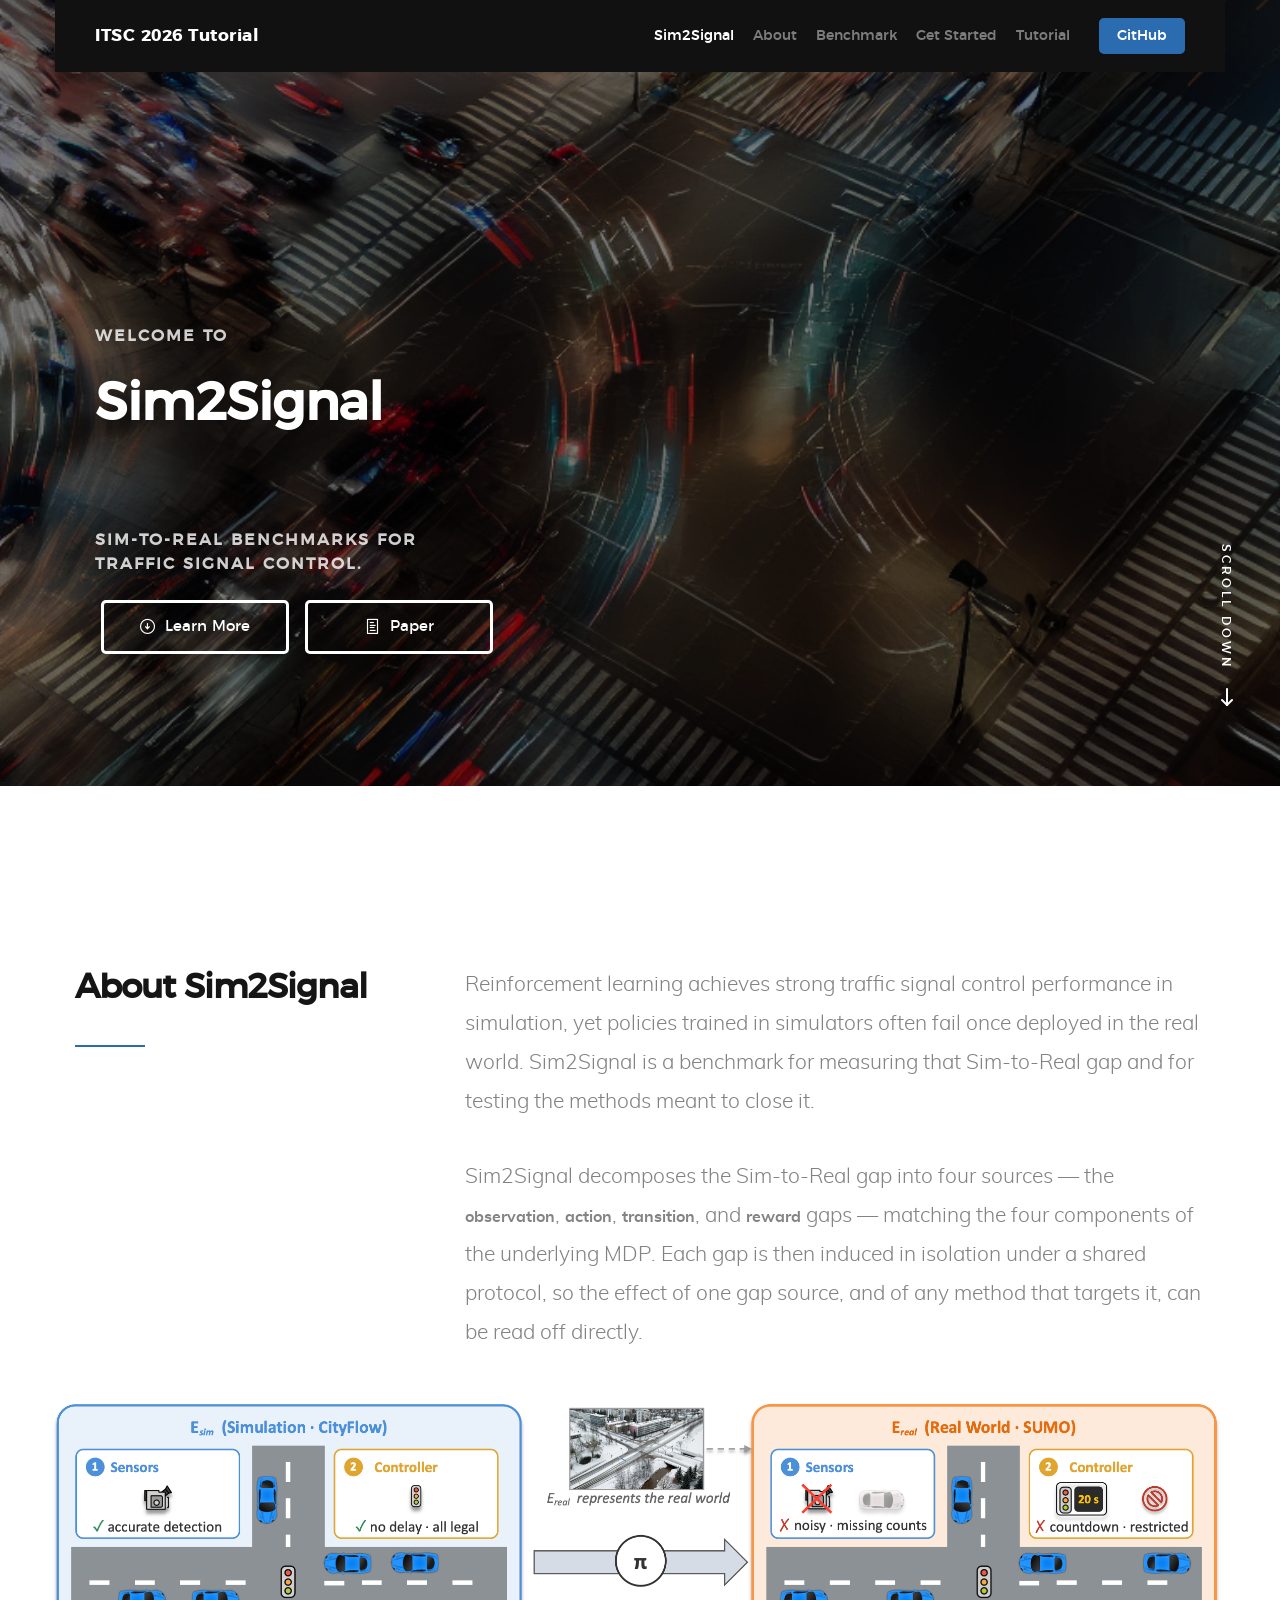
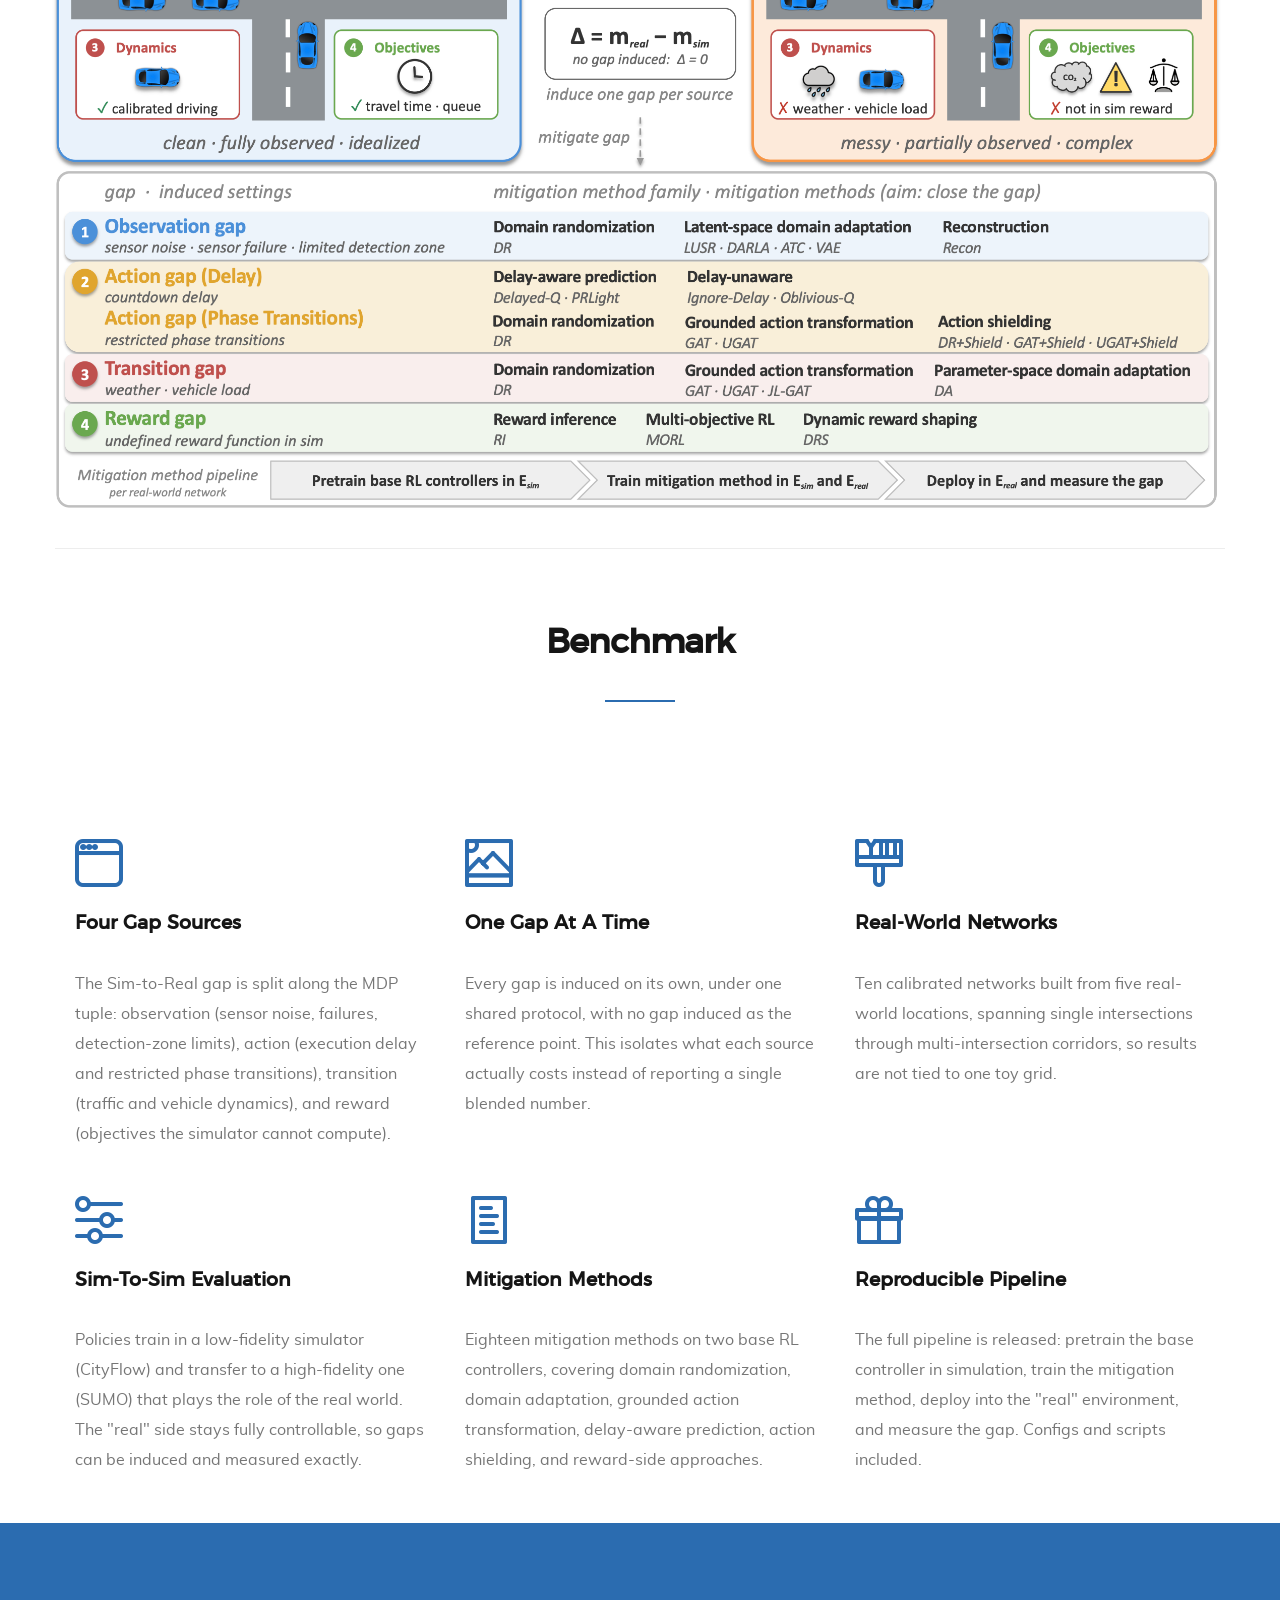
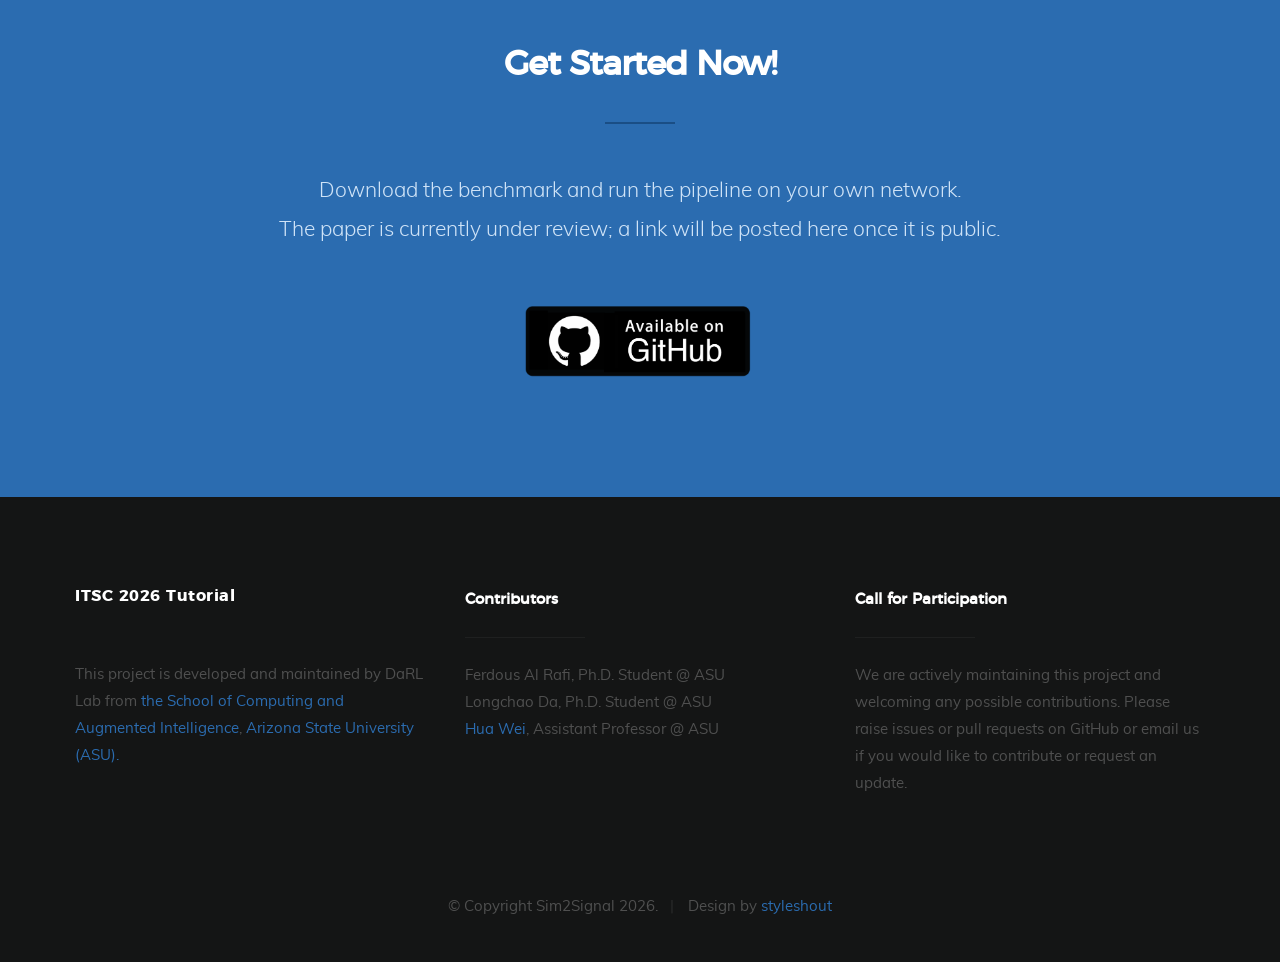
<file: index.html>
<!DOCTYPE html>
<!--[if lt IE 9 ]><html class="no-js oldie" lang="en"> <![endif]-->
<!--[if IE 9 ]><html class="no-js oldie ie9" lang="en"> <![endif]-->
<!--[if (gte IE 9)|!(IE)]><!-->
<html class="no-js" lang="en">
<!--<![endif]-->

<head>

    <!--- basic page needs
   ================================================== -->
    <meta charset="utf-8">
    <title>Sim2Signal &mdash; Sim-to-Real Benchmarks for Traffic Signal Control</title>
    <meta name="description" content="Sim2Signal: Sim-to-Real Benchmarks for Traffic Signal Control.">
    <meta name="author" content="">

    <!-- mobile specific metas
   ================================================== -->
    <meta name="viewport" content="width=device-width, initial-scale=1">

    <!-- CSS
   ================================================== -->
    <link rel="stylesheet" href="css/base.css">
    <link rel="stylesheet" href="css/vendor.css">
    <link rel="stylesheet" href="css/main.css">
    <link rel="stylesheet" href="css/site.css">

    <!-- script
   ================================================== -->
    <script src="js/modernizr.js"></script>
    <script src="js/pace.min.js"></script>

    <!-- favicons
	================================================== -->
    <link rel="shortcut icon" href="favicon.ico" type="image/x-icon">
    <link rel="icon" href="favicon.ico" type="image/x-icon">

</head>

<body id="top">

    <!-- header
   ================================================== -->
   <header id="header" class="row">

   		<div class="header-logo">
	        <a href="tutorial.html">ITSC 2026 Tutorial</a>
	    </div>

	   	<nav id="header-nav-wrap">
			<ul class="header-main-nav">
                <li class="current"><a class="smoothscroll"  href="#home" title="sim2signal">Sim2Signal</a></li>
                <li><a class="smoothscroll"  href="#about" title="about">About</a></li>
				<li><a class="smoothscroll"  href="#features" title="features">Benchmark</a></li>
				<li><a class="smoothscroll"  href="#download" title="get started">Get Started</a></li>
				<li><a href="tutorial.html" title="tutorial">Tutorial</a></li>
			</ul>

            <!-- TODO: confirm the public code repo URL before going live. -->
            <a href="https://github.com/Red-Pheonix/Sim2RealTSCBenchMark" title="github" class="button button-primary cta" target="_blank">GitHub</a>
		</nav>

		<a class="header-menu-toggle" href="#"><span>Menu</span></a>

   </header> <!-- /header -->


   <!-- home
   ================================================== -->
   <section id="home" data-parallax="scroll" data-image-src="images/car-trail.png" data-natural-width=3000 data-natural-height=2000>

        <div class="overlay"></div>
        <div class="home-content">

            <div class="row contents">
                <div class="home-content-left wide">

                    <h3 data-aos="fade-up">Welcome to</h3>

                    <h1 data-aos="fade-up">
                        Sim2Signal
                    </h1>
                    <h3 data-aos="fade-up">
                        Sim-to-Real Benchmarks For <br>Traffic Signal Control.
                    </h3>

                    <div class="buttons" data-aos="fade-up">
                        <a href="#about" class="smoothscroll button stroke">
                            <span class="icon-circle-down" aria-hidden="true"></span>
                            Learn More
                        </a>
                        <!-- TODO: point this at the paper (arXiv / proceedings) once it is public. -->
                        <a href="#download" class="smoothscroll button stroke">
                            <span class="icon-file" aria-hidden="true"></span>
                            Paper
                        </a>
                    </div>

                </div>

            </div>

        </div> <!-- end home-content -->

        <div class="home-scrolldown">
            <a href="#about" class="scroll-icon smoothscroll">
                <span>Scroll Down</span>
                <i class="icon-arrow-right" aria-hidden="true"></i>
            </a>
        </div>

    </section> <!-- end home -->


    <!-- about
    ================================================== -->
    <section id="about">

        <div class="row about-intro">

            <div class="col-four">
                <h1 class="intro-header" data-aos="fade-up">About Sim2Signal</h1>
            </div>
            <div class="col-eight">
                <p class="lead" data-aos="fade-up">
                    Reinforcement learning achieves strong traffic signal control performance in simulation, yet policies trained in simulators often fail once deployed in the real world. Sim2Signal is a benchmark for measuring that Sim-to-Real gap and for testing the methods meant to close it.
                </p>
                <p class="lead" data-aos="fade-up">
                    Sim2Signal decomposes the Sim-to-Real gap into four sources &mdash; the <strong>observation</strong>, <strong>action</strong>, <strong>transition</strong>, and <strong>reward</strong> gaps &mdash; matching the four components of the underlying MDP. Each gap is then induced in isolation under a shared protocol, so the effect of one gap source, and of any method that targets it, can be read off directly.
                </p>

            </div>

            <div class="row about-bottom-image">

                <img src="images/sim2signal-overview.png"
                     srcset="images/sim2signal-overview.png"
                     sizes="(max-width: 2400px) 100vw, 2400px"
                     alt="Sim2Signal overview: the four gap sources and the mitigation methods evaluated against each"
                     data-aos="fade-up">

            </div>

        </div>


        <div class="row about-how" id="features">

            <h1 class="intro-header" data-aos="fade-up">Benchmark</h1>
        </div>

        <div class="row about-features">

            <div class="features-list block-1-3 block-m-1-2 block-mob-full group">

                <div class="bgrid feature" data-aos="fade-up">

                    <span class="icon"><i class="icon-window"></i></span>

                    <div class="service-content">

                        <h3>Four Gap Sources</h3>

                        <p>
                            The Sim-to-Real gap is split along the MDP tuple: observation (sensor noise, failures, detection-zone limits), action (execution delay and restricted phase transitions), transition (traffic and vehicle dynamics), and reward (objectives the simulator cannot compute).
                        </p>

                    </div>

                    </div> <!-- /bgrid -->

                    <div class="bgrid feature" data-aos="fade-up">

                        <span class="icon"><i class="icon-image"></i></span>

                    <div class="service-content">
                        <h3>One Gap At A Time</h3>

                        <p>Every gap is induced on its own, under one shared protocol, with no gap induced as the reference point. This isolates what each source actually costs instead of reporting a single blended number.
                        </p>


                    </div>

                </div> <!-- /bgrid -->

                <div class="bgrid feature" data-aos="fade-up">

                    <span class="icon"><i class="icon-paint-brush"></i></span>

                    <div class="service-content">
                        <h3>Real-World Networks</h3>

                        <p>Ten calibrated networks built from five real-world locations, spanning single intersections through multi-intersection corridors, so results are not tied to one toy grid.</p>
                    </div>

                </div> <!-- /bgrid -->

                <div class="bgrid feature" data-aos="fade-up">

                    <span class="icon"><i class="icon-sliders"></i></span>

                    <div class="service-content">
                        <h3>Sim-To-Sim Evaluation</h3>

                        <p>Policies train in a low-fidelity simulator (CityFlow) and transfer to a high-fidelity one (SUMO) that plays the role of the real world. The "real" side stays fully controllable, so gaps can be induced and measured exactly.</p>
                    </div>

                </div> <!-- /bgrid -->

                    <div class="bgrid feature" data-aos="fade-up">

                        <span class="icon"><i class="icon-file"></i></span>

                    <div class="service-content">
                        <h3>Mitigation Methods</h3>

                        <p>Eighteen mitigation methods on two base RL controllers, covering domain randomization, domain adaptation, grounded action transformation, delay-aware prediction, action shielding, and reward-side approaches.</p>

                    </div>

                    </div> <!-- /bgrid -->

                <div class="bgrid feature" data-aos="fade-up">

                    <span class="icon"><i class="icon-gift"></i></span>

                    <div class="service-content">
                        <h3>Reproducible Pipeline</h3>

                        <p>The full pipeline is released: pretrain the base controller in simulation, train the mitigation method, deploy into the "real" environment, and measure the gap. Configs and scripts included.</p>

                    </div>

                </div> <!-- /bgrid -->

            </div> <!-- end features-list -->

        </div> <!-- end about-features -->

    </section> <!-- end about -->


    <!-- download
    ================================================== -->
    <section id="download">

        <div class="row">
            <div class="col-full">
                <h1 class="intro-header"  data-aos="fade-up">Get Started Now!</h1>

                <p class="lead" data-aos="fade-up">
                    Download the benchmark and run the pipeline on your own network. <br>The paper is currently under review; a link will be posted here once it is public.
                </p>

                <ul class="download-badges">
                    <li><a href="https://github.com/Red-Pheonix/Sim2RealTSCBenchMark" title="" class="badge-github" data-aos="fade-up">Source Code</a></li>
                </ul>

            </div>
        </div>

    </section> <!-- end download -->


    <!-- footer
    ================================================== -->
    <footer>

        <div class="footer-main">
            <div class="row">

                <div class="col-four md-1-2 tab-full footer-info">

                    <div class="footer-logo">ITSC 2026 Tutorial</div>

                    <p>
                        This project is developed and maintained by DaRL Lab from <a href="https://scai.engineering.asu.edu/" target="_blank">the School of Computing and Augmented Intelligence</a>,
                        <a href="https://www.asu.edu/" target="_blank">Arizona State University (ASU).</a>
                    </p>

                </div> <!-- end footer-info -->

                <div class="col-four md-1-4 tab-full mob-full footer-contact">
                    <h4>Contributors</h4>

                    <!-- TODO: confirm the final author list before publishing. -->
                    <p>
                        Ferdous Al Rafi, Ph.D. Student @ ASU<br>
                        Longchao Da, Ph.D. Student @ ASU<br>
                        <a href="https://www.public.asu.edu/~hwei27/index.html" target="_blank">Hua Wei</a>, Assistant Professor @ ASU<br>
                    </p>


                </div> <!-- end footer-contact -->

                <div class="col-four md-1-2 tab-full footer-subscribe">

                    <h4>Call for Participation</h4>

                    <p>We are actively maintaining this project and welcoming any possible contributions. Please raise issues or pull requests on GitHub or email us if you would like to contribute or request an update.</p>
                </div> <!-- end footer-subscribe -->

            </div> <!-- /row -->
        </div> <!-- end footer-main -->


      <div class="footer-bottom">

      	<div class="row">

      		<div class="col-twelve">
	      		<div class="copyright">
		         	<span>&copy; Copyright Sim2Signal 2026.</span>
		         	<span>Design by <a href="http://www.styleshout.com/">styleshout</a></span>
		         </div>

		         <div id="go-top">
		            <a class="smoothscroll" title="Back to Top" href="#top"><i class="icon-arrow-up"></i></a>
		         </div>
	      	</div>

      	</div> <!-- end footer-bottom -->

      </div>

    </footer>

    <div id="preloader">
    	<div id="loader"></div>
    </div>

    <!-- Java Script
    ================================================== -->
    <script src="js/jquery-2.1.3.min.js"></script>
    <script src="js/plugins.js"></script>
    <script src="js/main.js"></script>

</body>
</html>
</file>
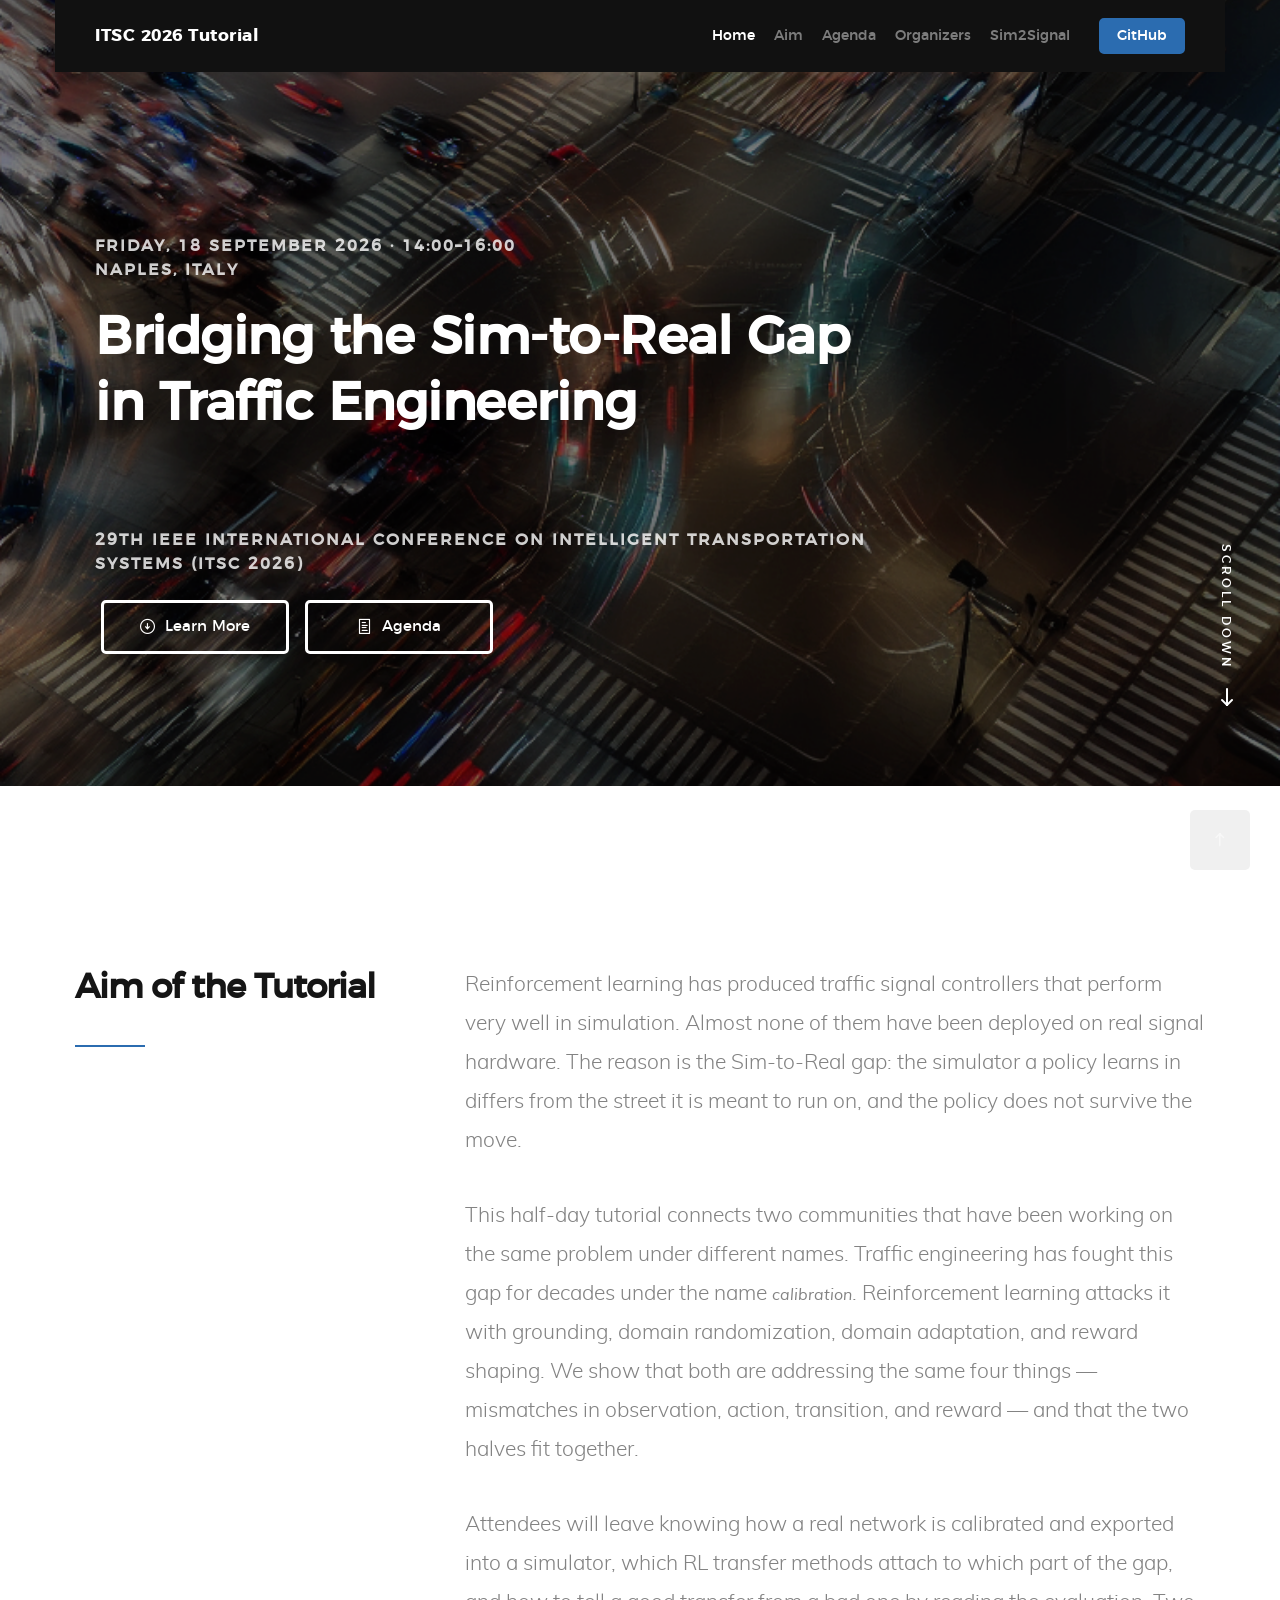
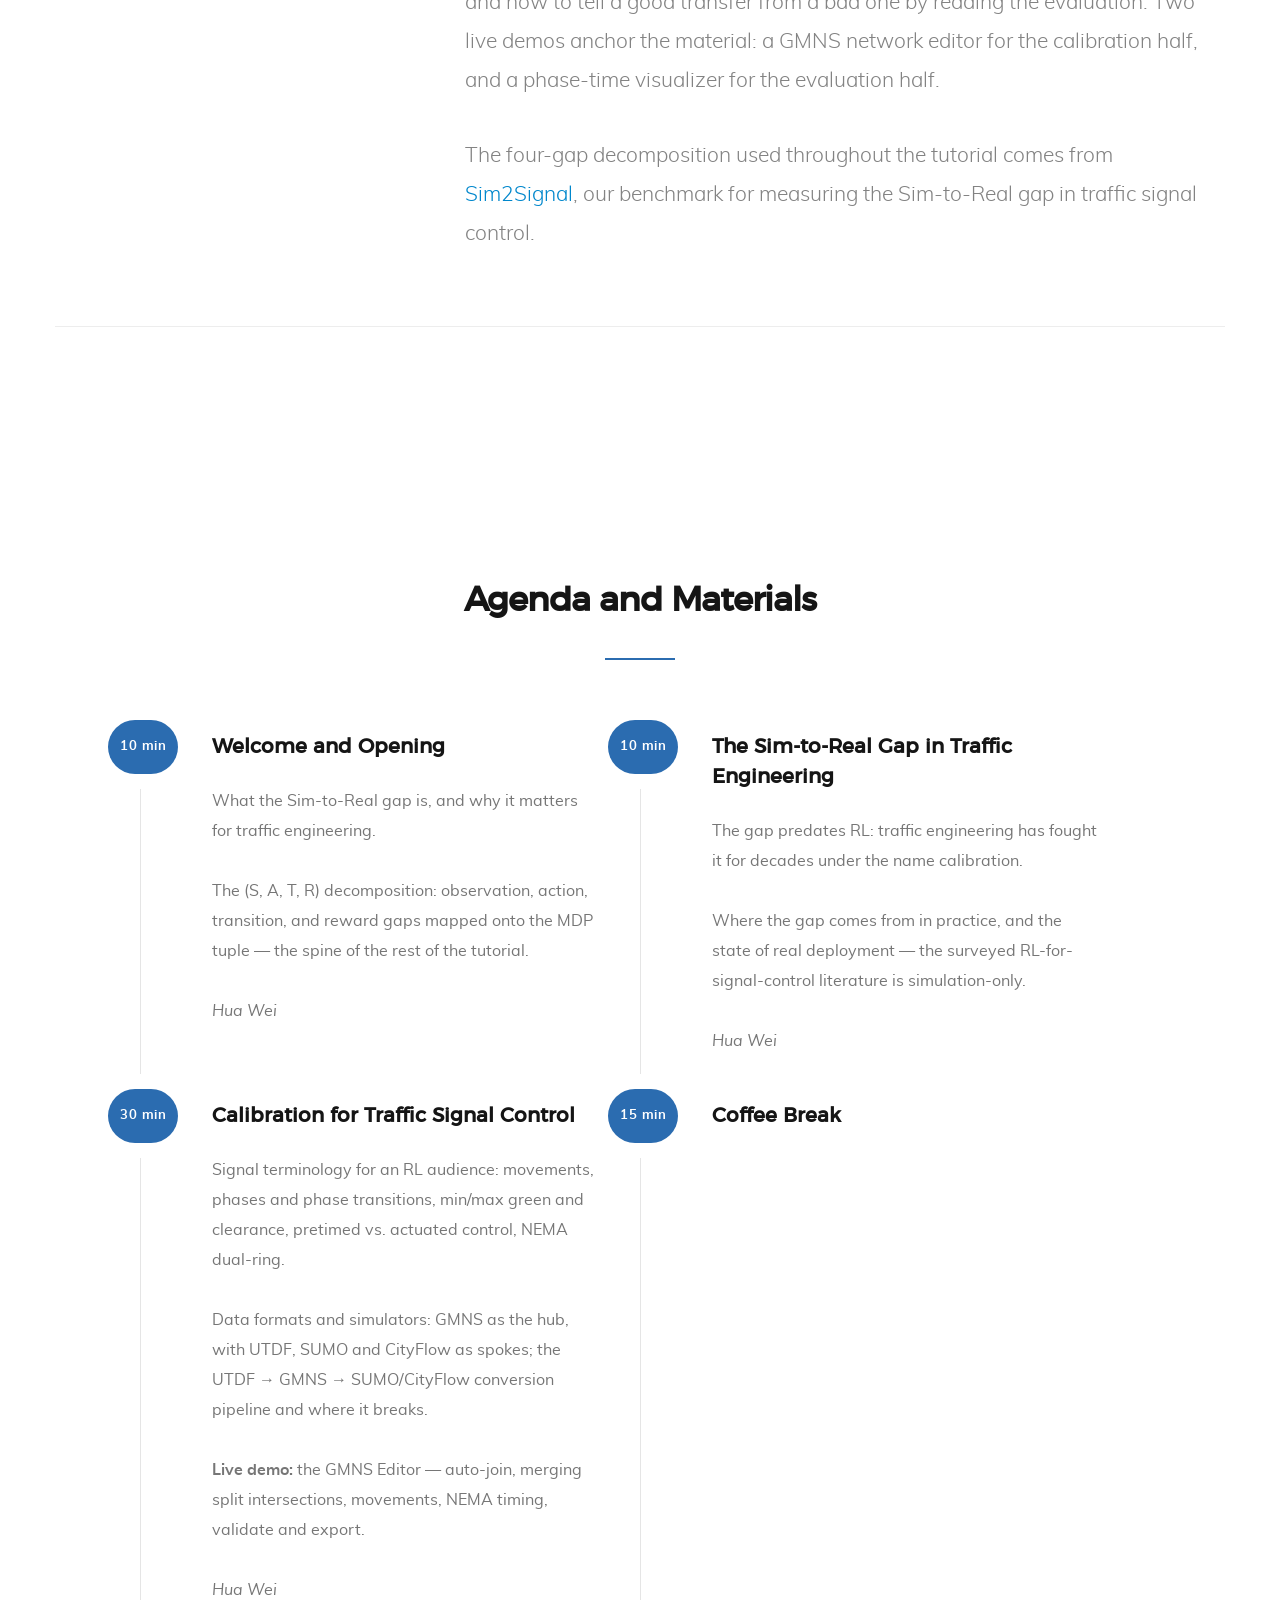
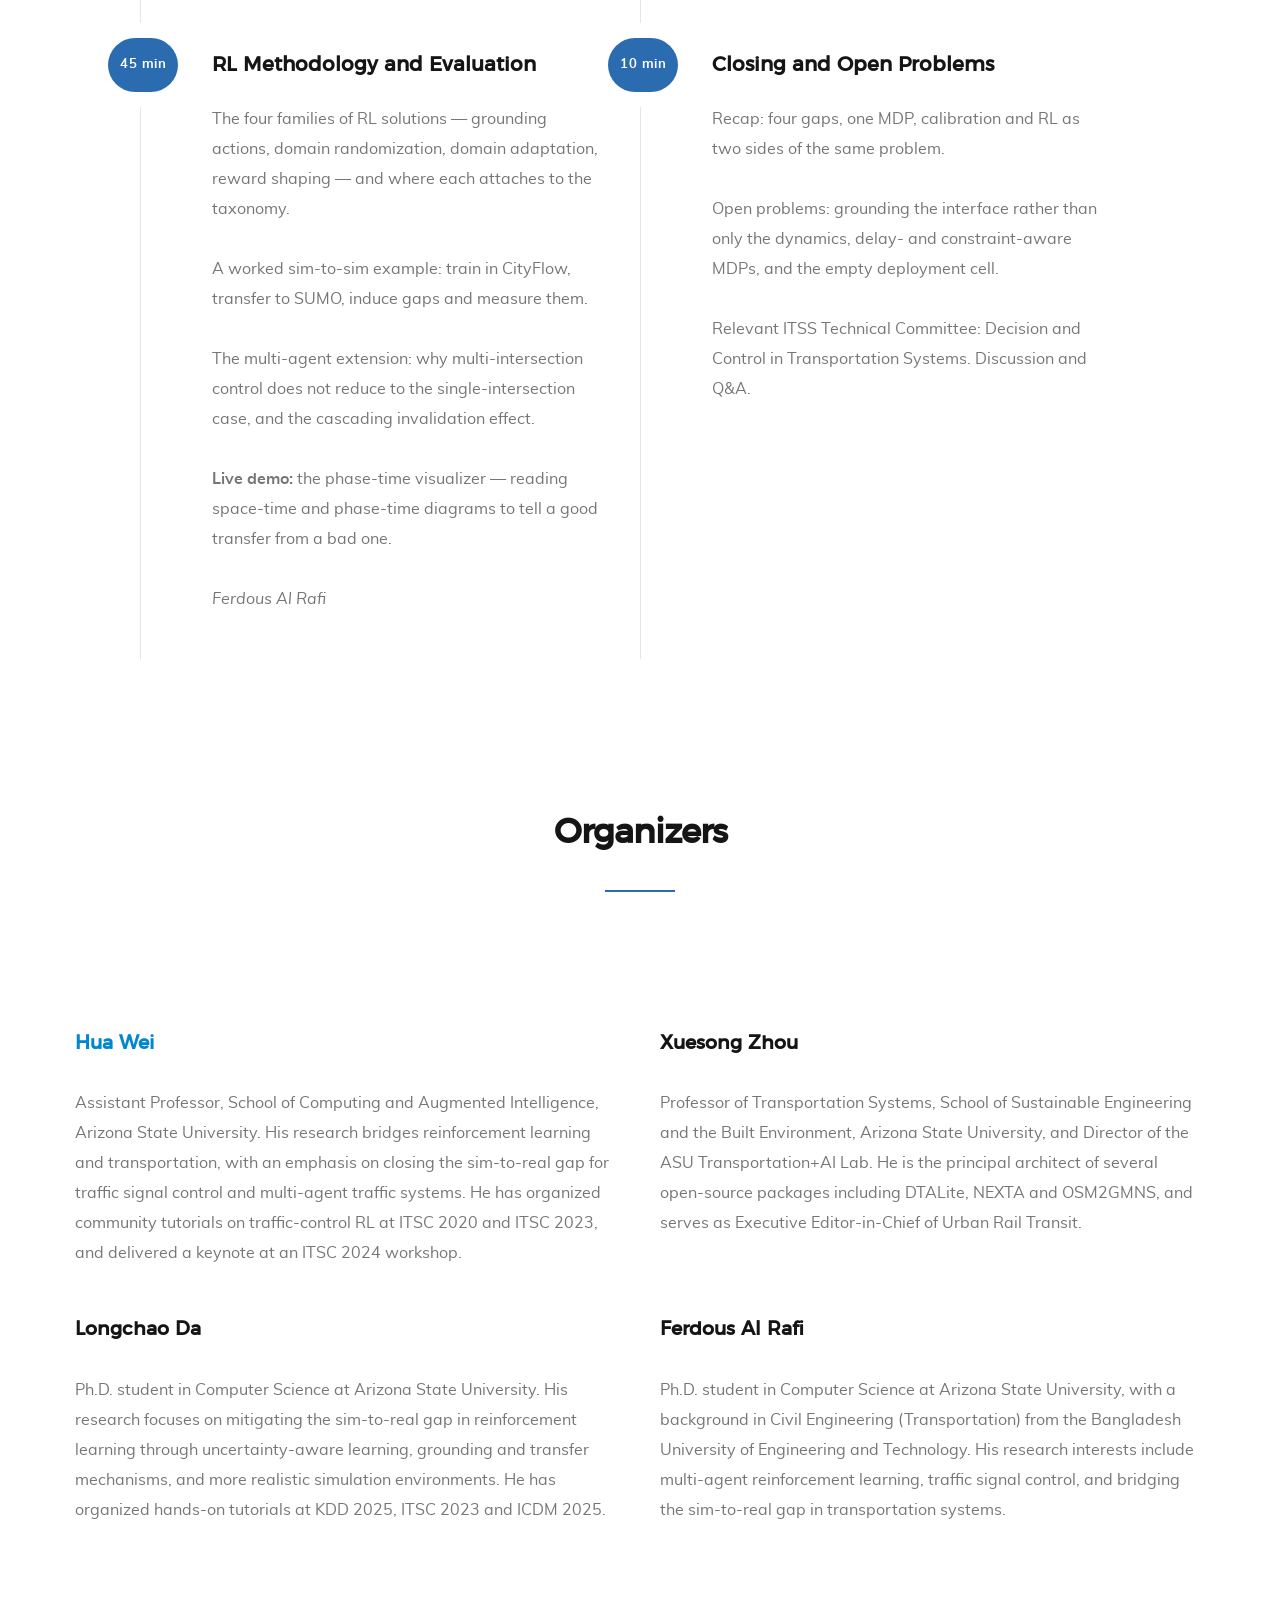
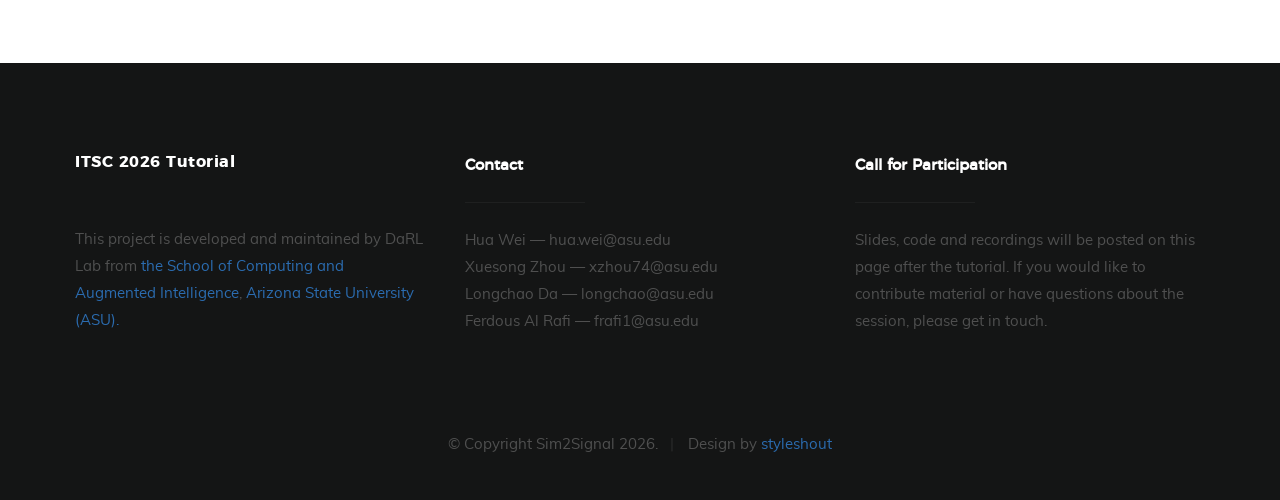
<file: tutorial.html>
<!DOCTYPE html>
<!--[if lt IE 9 ]><html class="no-js oldie" lang="en"> <![endif]-->
<!--[if IE 9 ]><html class="no-js oldie ie9" lang="en"> <![endif]-->
<!--[if (gte IE 9)|!(IE)]><!-->
<html class="no-js" lang="en">
<!--<![endif]-->

<head>

    <!--- basic page needs
   ================================================== -->
    <meta charset="utf-8">
    <title>Bridging the Sim-to-Real Gap in Traffic Engineering &mdash; Tutorial @ ITSC 2026</title>
    <meta name="description" content="Bridging the Sim-to-Real Gap in Traffic Engineering: Integrating Traffic Signal Control and Reinforcement Learning. Half-day tutorial at IEEE ITSC 2026.">
    <meta name="author" content="">

    <!-- mobile specific metas
   ================================================== -->
    <meta name="viewport" content="width=device-width, initial-scale=1">

    <!-- CSS
   ================================================== -->
    <link rel="stylesheet" href="css/base.css">
    <link rel="stylesheet" href="css/vendor.css">
    <link rel="stylesheet" href="css/main.css">
    <link rel="stylesheet" href="css/site.css">

    <!-- script
   ================================================== -->
    <script src="js/modernizr.js"></script>
    <script src="js/pace.min.js"></script>

    <!-- favicons
	================================================== -->
    <link rel="shortcut icon" href="favicon.ico" type="image/x-icon">
    <link rel="icon" href="favicon.ico" type="image/x-icon">

</head>

<body id="top">

    <!-- header
   ================================================== -->
   <header id="header" class="row">

   		<div class="header-logo">
	        <a href="tutorial.html">ITSC 2026 Tutorial</a>
	    </div>

	   	<nav id="header-nav-wrap">
			<ul class="header-main-nav">
				<li class="current"><a class="smoothscroll"  href="#home" title="home">Home</a></li>
                <li><a class="smoothscroll"  href="#about" title="about">Aim</a></li>
                <li><a class="smoothscroll"  href="#agenda" title="agenda">Agenda</a></li>
                <li><a class="smoothscroll"  href="#organizers" title="organizers">Organizers</a></li>
                <li><a href="index.html" title="sim2signal">Sim2Signal</a></li>
			</ul>

            <a href="https://github.com/Red-Pheonix/Sim2RealTSCBenchMark" title="github" class="button button-primary cta" target="_blank">GitHub</a>
		</nav>

		<a class="header-menu-toggle" href="#"><span>Menu</span></a>

   </header> <!-- /header -->


   <!-- home
   ================================================== -->
   <section id="home" data-parallax="scroll" data-image-src="images/car-trail.png" data-natural-width=3000 data-natural-height=2000>

        <div class="overlay"></div>
        <div class="home-content">

            <div class="row contents">
                <div class="home-content-left wide">

                    <h3 data-aos="fade-up">Friday, 18 September 2026 &middot; 14:00&ndash;16:00 <br> Naples, Italy</h3>

                    <h1 data-aos="fade-up">
                        Bridging the Sim-to-Real Gap in Traffic Engineering
                    </h1>
                    <h3 data-aos="fade-up">
                        29th IEEE International Conference on Intelligent Transportation Systems (ITSC 2026)
                    </h3>

                    <div class="buttons" data-aos="fade-up">
                        <a href="#about" class="smoothscroll button stroke">
                            <span class="icon-circle-down" aria-hidden="true"></span>
                            Learn More
                        </a>
                        <a href="#agenda" class="smoothscroll button stroke">
                            <span class="icon-file" aria-hidden="true"></span>
                            Agenda
                        </a>
                    </div>

                </div>

            </div>

        </div> <!-- end home-content -->

        <div class="home-scrolldown">
            <a href="#about" class="scroll-icon smoothscroll">
                <span>Scroll Down</span>
                <i class="icon-arrow-right" aria-hidden="true"></i>
            </a>
        </div>

    </section> <!-- end home -->


    <!-- about
    ================================================== -->
    <section id="about">

        <div class="row about-intro">

            <div class="col-four">
                <h1 class="intro-header" data-aos="fade-up">Aim of the Tutorial</h1>
            </div>
            <div class="col-eight">
                <p class="lead" data-aos="fade-up">
                    Reinforcement learning has produced traffic signal controllers that perform very well in simulation. Almost none of them have been deployed on real signal hardware. The reason is the Sim-to-Real gap: the simulator a policy learns in differs from the street it is meant to run on, and the policy does not survive the move.
                </p>
                <p class="lead" data-aos="fade-up">
                    This half-day tutorial connects two communities that have been working on the same problem under different names. Traffic engineering has fought this gap for decades under the name <em>calibration</em>. Reinforcement learning attacks it with grounding, domain randomization, domain adaptation, and reward shaping. We show that both are addressing the same four things &mdash; mismatches in observation, action, transition, and reward &mdash; and that the two halves fit together.
                </p>
                <p class="lead" data-aos="fade-up">
                    Attendees will leave knowing how a real network is calibrated and exported into a simulator, which RL transfer methods attach to which part of the gap, and how to tell a good transfer from a bad one by reading the evaluation. Two live demos anchor the material: a GMNS network editor for the calibration half, and a phase-time visualizer for the evaluation half.
                </p>
                <p class="lead" data-aos="fade-up">
                    The four-gap decomposition used throughout the tutorial comes from <a href="index.html">Sim2Signal</a>, our benchmark for measuring the Sim-to-Real gap in traffic signal control.
                </p>
            </div>

        </div>

    </section>


    <!-- agenda
    ================================================== -->
    <section id="agenda">

        <div class="row about-how">

            <h1 class="intro-header" data-aos="fade-up">Agenda and Materials</h1>

            <div class="about-how-content" data-aos="fade-up">
                <div class="about-how-steps block-1-2 block-tab-full group">

                    <div class="bgrid step" data-item="10 min">
                        <h3>Welcome and Opening</h3>
                        <p>What the Sim-to-Real gap is, and why it matters for traffic engineering.</p>
                        <p>The (S, A, T, R) decomposition: observation, action, transition, and reward gaps mapped onto the MDP tuple &mdash; the spine of the rest of the tutorial.</p>
                        <p><em>Hua Wei</em></p>
                    </div>

                    <div class="bgrid step" data-item="10 min">
                        <h3>The Sim-to-Real Gap in Traffic Engineering</h3>
                        <p>The gap predates RL: traffic engineering has fought it for decades under the name calibration.</p>
                        <p>Where the gap comes from in practice, and the state of real deployment &mdash; the surveyed RL-for-signal-control literature is simulation-only.</p>
                        <p><em>Hua Wei</em></p>
                    </div>

                    <div class="bgrid step" data-item="30 min">
                        <h3>Calibration for Traffic Signal Control</h3>
                        <p>Signal terminology for an RL audience: movements, phases and phase transitions, min/max green and clearance, pretimed vs. actuated control, NEMA dual-ring.</p>
                        <p>Data formats and simulators: GMNS as the hub, with UTDF, SUMO and CityFlow as spokes; the UTDF &rarr; GMNS &rarr; SUMO/CityFlow conversion pipeline and where it breaks.</p>
                        <p><strong>Live demo:</strong> the GMNS Editor &mdash; auto-join, merging split intersections, movements, NEMA timing, validate and export.</p>
                        <p><em>Hua Wei</em></p>
                    </div>

                    <div class="bgrid step" data-item="15 min">
                        <h3>Coffee Break</h3>
                    </div>

                    <div class="bgrid step" data-item="45 min">
                        <h3>RL Methodology and Evaluation</h3>
                        <p>The four families of RL solutions &mdash; grounding actions, domain randomization, domain adaptation, reward shaping &mdash; and where each attaches to the taxonomy.</p>
                        <p>A worked sim-to-sim example: train in CityFlow, transfer to SUMO, induce gaps and measure them.</p>
                        <p>The multi-agent extension: why multi-intersection control does not reduce to the single-intersection case, and the cascading invalidation effect.</p>
                        <p><strong>Live demo:</strong> the phase-time visualizer &mdash; reading space-time and phase-time diagrams to tell a good transfer from a bad one.</p>
                        <p><em>Ferdous Al Rafi</em></p>
                    </div>

                    <div class="bgrid step" data-item="10 min">
                        <h3>Closing and Open Problems</h3>
                        <p>Recap: four gaps, one MDP, calibration and RL as two sides of the same problem.</p>
                        <p>Open problems: grounding the interface rather than only the dynamics, delay- and constraint-aware MDPs, and the empty deployment cell.</p>
                        <p>Relevant ITSS Technical Committee: Decision and Control in Transportation Systems. Discussion and Q&amp;A.</p>
                    </div>

                </div>
           </div> <!-- end about-how-content -->

           <!-- TODO: add slide / video / code links per block after the tutorial is delivered,
                following the ITSC 2023 page format:
                <p><a href="..." target="_blank">Slides</a>, <a href="..." target="_blank">Video</a></p> -->

        </div> <!-- end about-how -->

    </section> <!-- end agenda -->


    <!-- organizers
    ================================================== -->
    <section id="organizers-section">

        <div class="row about-how" id="organizers">

            <h1 class="intro-header" data-aos="fade-up">Organizers</h1>
        </div>

        <div class="row about-features">

            <div class="features-list block-1-2 block-m-1-2 block-mob-full group">

                <div class="bgrid feature" data-aos="fade-up">

                    <div class="service-content">

                        <h3><a href="https://www.public.asu.edu/~hwei27/index.html" target="_blank">Hua Wei</a></h3>

                        <p>
                            Assistant Professor, School of Computing and Augmented Intelligence, Arizona State University. His research bridges reinforcement learning and transportation, with an emphasis on closing the sim-to-real gap for traffic signal control and multi-agent traffic systems. He has organized community tutorials on traffic-control RL at ITSC 2020 and ITSC 2023, and delivered a keynote at an ITSC 2024 workshop.
                        </p>

                    </div>

                </div> <!-- /bgrid -->

                <div class="bgrid feature" data-aos="fade-up">

                    <div class="service-content">

                        <h3>Xuesong Zhou</h3>

                        <p>
                            Professor of Transportation Systems, School of Sustainable Engineering and the Built Environment, Arizona State University, and Director of the ASU Transportation+AI Lab. He is the principal architect of several open-source packages including DTALite, NEXTA and OSM2GMNS, and serves as Executive Editor-in-Chief of Urban Rail Transit.
                        </p>

                    </div>

                </div> <!-- /bgrid -->

                <div class="bgrid feature" data-aos="fade-up">

                    <div class="service-content">

                        <h3>Longchao Da</h3>

                        <p>
                            Ph.D. student in Computer Science at Arizona State University. His research focuses on mitigating the sim-to-real gap in reinforcement learning through uncertainty-aware learning, grounding and transfer mechanisms, and more realistic simulation environments. He has organized hands-on tutorials at KDD 2025, ITSC 2023 and ICDM 2025.
                        </p>

                    </div>

                </div> <!-- /bgrid -->

                <div class="bgrid feature" data-aos="fade-up">

                    <div class="service-content">

                        <h3>Ferdous Al Rafi</h3>

                        <p>
                            Ph.D. student in Computer Science at Arizona State University, with a background in Civil Engineering (Transportation) from the Bangladesh University of Engineering and Technology. His research interests include multi-agent reinforcement learning, traffic signal control, and bridging the sim-to-real gap in transportation systems.
                        </p>

                    </div>

                </div> <!-- /bgrid -->

            </div> <!-- end features-list -->

        </div> <!-- end about-features -->

    </section> <!-- end organizers -->


    <!-- footer
    ================================================== -->
    <footer>

        <div class="footer-main">
            <div class="row">

                <div class="col-four md-1-2 tab-full footer-info">

                    <div class="footer-logo">ITSC 2026 Tutorial</div>

                    <p>
                        This project is developed and maintained by DaRL Lab from <a href="https://scai.engineering.asu.edu/" target="_blank">the School of Computing and Augmented Intelligence</a>,
                        <a href="https://www.asu.edu/" target="_blank">Arizona State University (ASU).</a>
                    </p>

                </div> <!-- end footer-info -->

                <div class="col-four md-1-4 tab-full mob-full footer-contact">
                    <h4>Contact</h4>

                    <p>
                        Hua Wei &mdash; hua.wei@asu.edu<br>
                        Xuesong Zhou &mdash; xzhou74@asu.edu<br>
                        Longchao Da &mdash; longchao@asu.edu<br>
                        Ferdous Al Rafi &mdash; frafi1@asu.edu<br>
                    </p>


                </div> <!-- end footer-contact -->

                <div class="col-four md-1-2 tab-full footer-subscribe">

                    <h4>Call for Participation</h4>

                    <p>Slides, code and recordings will be posted on this page after the tutorial. If you would like to contribute material or have questions about the session, please get in touch.</p>
                </div> <!-- end footer-subscribe -->

            </div> <!-- /row -->
        </div> <!-- end footer-main -->


      <div class="footer-bottom">

      	<div class="row">

      		<div class="col-twelve">
	      		<div class="copyright">
		         	<span>&copy; Copyright Sim2Signal 2026.</span>
		         	<span>Design by <a href="http://www.styleshout.com/">styleshout</a></span>
		         </div>

		         <div id="go-top">
		            <a class="smoothscroll" title="Back to Top" href="#top"><i class="icon-arrow-up"></i></a>
		         </div>
	      	</div>

      	</div> <!-- end footer-bottom -->

      </div>

    </footer>

    <div id="preloader">
    	<div id="loader"></div>
    </div>

    <!-- Java Script
    ================================================== -->
    <script src="js/jquery-2.1.3.min.js"></script>
    <script src="js/plugins.js"></script>
    <script src="js/main.js"></script>

</body>
</html>
</file>
<file: css/base.css>
/* =================================================================== 
 *
 *  Dazzle v1.0 Base Stylesheet
 *  04-27-2017
 *  ------------------------------------------------------------------
 *
 *  TOC:
 *  01. reset 
 *  02. basic/base setup styles
 *  03. grid
 *  04. block grids
 *  05. MISC
 *
 * =================================================================== */


/* ===================================================================
 *  01. reset  
 *  normalize.css v5.0.0 | MIT License | 
 *  github.com/necolas/normalize.css
 *
 * ------------------------------------------------------------------- */

html {
  font-family: sans-serif;
  line-height: 1.15;
  -ms-text-size-adjust: 100%;
  -webkit-text-size-adjust: 100%;
}

body {
  margin: 0;
}

article,
aside,
footer,
header,
nav,
section {
  display: block;
}

h1 {
  font-size: 2em;
  margin: 0.67em 0;
}

figcaption,
figure,
main {
  display: block;
}

figure {
  margin: 1em 40px;
}

hr {
  box-sizing: content-box;
  height: 0;
  overflow: visible;
}

pre {
  font-family: monospace, monospace;
  font-size: 1em;
}

a {
  background-color: transparent;
  -webkit-text-decoration-skip: objects;
}

a:active,
a:hover {
  outline-width: 0;
}

abbr[title] {
  border-bottom: none;
  text-decoration: underline;
  text-decoration: underline dotted;
}

b,
strong {
  font-weight: inherit;
}

b,
strong {
  font-weight: bolder;
}

code,
kbd,
samp {
  font-family: monospace, monospace;
  font-size: 1em;
}

dfn {
  font-style: italic;
}

mark {
  background-color: #ff0;
  color: #000;
}

small {
  font-size: 80%;
}

sub,
sup {
  font-size: 75%;
  line-height: 0;
  position: relative;
  vertical-align: baseline;
}

sub {
  bottom: -0.25em;
}

sup {
  top: -0.5em;
}

audio,
video {
  display: inline-block;
}

audio:not([controls]) {
  display: none;
  height: 0;
}

img {
  border-style: none;
}

svg:not(:root) {
  overflow: hidden;
}

button,
input,
optgroup,
select,
textarea {
  font-family: sans-serif;
  font-size: 100%;
  line-height: 1.15;
  margin: 0;
}

button,
input {
  overflow: visible;
}

button,
select {
  text-transform: none;
}

button,
html [type="button"],
[type="reset"],
[type="submit"] {
  -webkit-appearance: button;
}

button::-moz-focus-inner,
[type="button"]::-moz-focus-inner,
[type="reset"]::-moz-focus-inner,
[type="submit"]::-moz-focus-inner {
  border-style: none;
  padding: 0;
}

button:-moz-focusring,
[type="button"]:-moz-focusring,
[type="reset"]:-moz-focusring,
[type="submit"]:-moz-focusring {
  outline: 1px dotted ButtonText;
}

fieldset {
  border: 1px solid #c0c0c0;
  margin: 0 2px;
  padding: 0.35em 0.625em 0.75em;
}

legend {
  box-sizing: border-box;
  color: inherit;
  display: table;
  max-width: 100%;
  padding: 0;
  white-space: normal;
}

progress {
  display: inline-block;
  vertical-align: baseline;
}

textarea {
  overflow: auto;
}

[type="checkbox"],
[type="radio"] {
  box-sizing: border-box;
  padding: 0;
}

[type="number"]::-webkit-inner-spin-button,
[type="number"]::-webkit-outer-spin-button {
  height: auto;
}

[type="search"] {
  -webkit-appearance: textfield;
  outline-offset: -2px;
}

[type="search"]::-webkit-search-cancel-button,
[type="search"]::-webkit-search-decoration {
  -webkit-appearance: none;
}

::-webkit-file-upload-button {
  -webkit-appearance: button;
  font: inherit;
}

details,
menu {
  display: block;
}

summary {
  display: list-item;
}

canvas {
  display: inline-block;
}

template {
  display: none;
}

[hidden] {
  display: none;
}


/* ===================================================================
 *  02. basic/base setup styles - (_basic.scss)
 *
 * ------------------------------------------------------------------- */

html {
  font-size: 62.5%;
  box-sizing: border-box;
}

*,
*::before,
*::after {
  box-sizing: inherit;
}

body {
  font-weight: normal;
  line-height: 1;
  text-rendering: optimizeLegibility;
  word-wrap: break-word;
  -webkit-overflow-scrolling: touch;
  -webkit-text-size-adjust: none;
}

body,
input,
button {
  -moz-osx-font-smoothing: grayscale;
  -webkit-font-smoothing: antialiased;
}


/* ------------------------------------------------------------------- 
 * Media - (_basic.scss)
 * ------------------------------------------------------------------- */

img,
video {
  max-width: 100%;
  height: auto;
}


/* ------------------------------------------------------------------- 
 * Typography resets - (_basic.scss)
 * ------------------------------------------------------------------- */

div, dl, dt, dd, ul, ol, li, h1, h2, h3, h4, h5, h6, pre, form, p, blockquote, th, td {
  margin: 0;
  padding: 0;
}

h1, h2, h3, h4, h5, h6 {
  -webkit-font-variant-ligatures: common-ligatures;
  -moz-font-variant-ligatures: common-ligatures;
  font-variant-ligatures: common-ligatures;
  text-rendering: optimizeLegibility;
}

em,
i {
  font-style: italic;
  line-height: inherit;
}

strong,
b {
  font-weight: bold;
  line-height: inherit;
}

small {
  font-size: 60%;
  line-height: inherit;
}

ol,
ul {
  list-style: none;
}

li {
  display: block;
}


/* ------------------------------------------------------------------- 
 * links - (_basic.scss)
 * ------------------------------------------------------------------- */

a {
  text-decoration: none;
  line-height: inherit;
}

a img {
  border: none;
}


/* ------------------------------------------------------------------- 
 * inputs - (_basic.scss)
 * ------------------------------------------------------------------- */

fieldset {
  margin: 0;
  padding: 0;
}

input[type="email"],
input[type="number"],
input[type="search"],
input[type="text"],
input[type="tel"],
input[type="url"],
input[type="password"],
textarea {
  -webkit-appearance: none;
  -moz-appearance: none;
  -ms-appearance: none;
  -o-appearance: none;
  appearance: none;
}


/* ===================================================================
 *  03. grid - (_grid.scss)
 *
 * ------------------------------------------------------------------- */

.row {
  width: 94%;
  max-width: 1170px;
  margin: 0 auto;
}

.row:after {
  content: "";
  display: table;
  clear: both;
}

.row .row {
  width: auto;
  max-width: none;
  margin-left: -20px;
  margin-right: -20px;
}

[class*="col-"],
.bgrid {
  float: left;
}

[class*="col-"]+[class*="col-"].end {
  float: right;
}

[class*="col-"] {
  padding: 0 20px;
}

.col-one {
  width: 8.33333%;
}

.col-two,
.col-1-6 {
  width: 16.66667%;
}

.col-three,
.col-1-4 {
  width: 25%;
}

.col-four,
.col-1-3 {
  width: 33.33333%;
}

.col-five {
  width: 41.66667%;
}

.col-six,
.col-1-2 {
  width: 50%;
}

.col-seven {
  width: 58.33333%;
}

.col-eight,
.col-2-3 {
  width: 66.66667%;
}

.col-nine,
.col-3-4 {
  width: 75%;
}

.col-ten,
.col-5-6 {
  width: 83.33333%;
}

.col-eleven {
  width: 91.66667%;
}

.col-twelve,
.col-full {
  width: 100%;
}


/* ------------------------------------------------------------------- 
 * medium size devices - (_grid.scss)
 * ------------------------------------------------------------------- */

@media only screen and (max-width: 1024px) {
  .row .row {
    margin-left: -18px;
    margin-right: -18px;
  }
  [class*="col-"] {
    padding: 0 18px;
  }
  .md-two,
  .md-1-6 {
    width: 16.66667%;
  }
  .md-one {
    width: 8.33333%;
  }
  .md-three,
  .md-1-4 {
    width: 25%;
  }
  .md-four,
  .md-1-3 {
    width: 33.33333%;
  }
  .md-five {
    width: 41.66667%;
  }
  .md-six,
  .md-1-2 {
    width: 50%;
  }
  .md-seven {
    width: 58.33333%;
  }
  .md-eight,
  .md-2-3 {
    width: 66.66667%;
  }
  .md-nine,
  .md-3-4 {
    width: 75%;
  }
  .md-ten,
  .md-5-6 {
    width: 83.33333%;
  }
  .md-eleven {
    width: 91.66667%;
  }
  .md-twelve,
  .md-full {
    width: 100%;
  }
}


/* ------------------------------------------------------------------- 
 * tablets - (_grid.scss)
 * ------------------------------------------------------------------- */

@media only screen and (max-width: 768px) {
  .row {
    width: auto;
    padding-left: 30px;
    padding-right: 30px;
  }
  .row .row {
    padding-left: 0;
    padding-right: 0;
    margin-left: -15px;
    margin-right: -15px;
  }
  [class*="col-"] {
    padding: 0 15px;
  }
  .tab-1-4 {
    width: 25%;
  }
  .tab-1-3 {
    width: 33.33333%;
  }
  .tab-1-2 {
    width: 50%;
  }
  .tab-2-3 {
    width: 66.66667%;
  }
  .tab-3-4 {
    width: 75%;
  }
  .tab-full {
    width: 100%;
  }
}


/* ------------------------------------------------------------------- 
 *  mobile devices - (_grid.scss)
 * ------------------------------------------------------------------- */

@media only screen and (max-width: 600px) {
  .row {
    padding-left: 25px;
    padding-right: 25px;
  }
  .row .row {
    margin-left: -10px;
    margin-right: -10px;
  }
  [class*="col-"] {
    padding: 0 10px;
  }
  .mob-1-4 {
    width: 25%;
  }
  .mob-1-3 {
    width: 33.33333%;
  }
  .mob-1-2 {
    width: 50%;
  }
  .mob-2-3 {
    width: 66.66667%;
  }
  .mob-3-4 {
    width: 75%;
  }
  .mob-full {
    width: 100%;
  }
}


/* ------------------------------------------------------------------- 
 * small mobile devices - (_grid.scss)
 * ------------------------------------------------------------------- */

@media only screen and (max-width: 400px) {
  .row .row {
    padding-left: 0;
    padding-right: 0;
    margin-left: 0;
    margin-right: 0;
  }
  [class*="col-"] {
    width: 100% !important;
    float: none !important;
    clear: both !important;
    margin-left: 0;
    margin-right: 0;
    padding: 0;
  }
  [class*="col-"]+[class*="col-"].end {
    float: none;
  }
}


/* ===================================================================
 *  04. block grids - (_grid.scss)
 *
 * ------------------------------------------------------------------- */

[class*="block-"]:after {
  content: "";
  display: table;
  clear: both;
}

.block-1-6 .bgrid {
  width: 16.66667%;
}

.block-1-5 .bgrid {
  width: 20%;
}

.block-1-4 .bgrid {
  width: 25%;
}

.block-1-3 .bgrid {
  width: 33.33333%;
}

.block-1-2 .bgrid {
  width: 50%;
}


/**
 * Clearing for block grid columns. Allow columns with 
 * different heights to align properly.
 */

.block-1-6 .bgrid:nth-child(6n+1),
.block-1-5 .bgrid:nth-child(5n+1),
.block-1-4 .bgrid:nth-child(4n+1),
.block-1-3 .bgrid:nth-child(3n+1),
.block-1-2 .bgrid:nth-child(2n+1) {
  clear: both;
}


/* ------------------------------------------------------------------- 
 * medium size devices - (_grid.scss)
 * ------------------------------------------------------------------- */

@media only screen and (max-width: 1024px) {
  .block-m-1-6 .bgrid {
    width: 16.66667%;
  }
  .block-m-1-5 .bgrid {
    width: 20%;
  }
  .block-m-1-4 .bgrid {
    width: 25%;
  }
  .block-m-1-3 .bgrid {
    width: 33.33333%;
  }
  .block-m-1-2 .bgrid {
    width: 50%;
  }
  .block-m-full .bgrid {
    width: 100%;
    clear: both;
  }
  [class*="block-m-"] .bgrid:nth-child(n) {
    clear: none;
  }
  .block-m-1-6 .bgrid:nth-child(6n+1),
  .block-m-1-5 .bgrid:nth-child(5n+1),
  .block-m-1-4 .bgrid:nth-child(4n+1),
  .block-m-1-3 .bgrid:nth-child(3n+1),
  .block-m-1-2 .bgrid:nth-child(2n+1) {
    clear: both;
  }
}


/* ------------------------------------------------------------------- 
 * tablets - (_grid.scss)
 * ------------------------------------------------------------------- */

@media only screen and (max-width: 768px) {
  .block-tab-1-6 .bgrid {
    width: 16.66667%;
  }
  .block-tab-1-5 .bgrid {
    width: 20%;
  }
  .block-tab-1-4 .bgrid {
    width: 25%;
  }
  .block-tab-1-3 .bgrid {
    width: 33.33333%;
  }
  .block-tab-1-2 .bgrid {
    width: 50%;
  }
  .block-tab-full .bgrid {
    width: 100%;
    clear: both;
  }
  [class*="block-tab-"] .bgrid:nth-child(n) {
    clear: none;
  }
  .block-tab-1-6 .bgrid:nth-child(6n+1),
  .block-tab-1-6 .bgrid:nth-child(5n+1),
  .block-tab-1-4 .bgrid:nth-child(4n+1),
  .block-tab-1-3 .bgrid:nth-child(3n+1),
  .block-tab-1-2 .bgrid:nth-child(2n+1) {
    clear: both;
  }
}


/* ------------------------------------------------------------------- 
 * mobile devices - (_grid.scss)
 * ------------------------------------------------------------------- */

@media only screen and (max-width: 600px) {
  .block-mob-1-6 .bgrid {
    width: 16.66667%;
  }
  .block-mob-1-5 .bgrid {
    width: 20%;
  }
  .block-mob-1-4 .bgrid {
    width: 25%;
  }
  .block-mob-1-3 .bgrid {
    width: 33.33333%;
  }
  .block-mob-1-2 .bgrid {
    width: 50%;
  }
  .block-mob-full .bgrid {
    width: 100%;
    clear: both;
  }
  [class*="block-mob-"] .bgrid:nth-child(n) {
    clear: none;
  }
  .block-mob-1-6 .bgrid:nth-child(6n+1),
  .block-mob-1-5 .bgrid:nth-child(5n+1),
  .block-mob-1-4 .bgrid:nth-child(4n+1),
  .block-mob-1-3 .bgrid:nth-child(3n+1),
  .block-mob-1-2 .bgrid:nth-child(2n+1) {
    clear: both;
  }
}


/* ------------------------------------------------------------------- 
 * stack on small mobile devices - (_grid.scss)
 * ------------------------------------------------------------------- */

@media only screen and (max-width: 400px) {
  .stack .bgrid {
    width: 100% !important;
    float: none !important;
    clear: both !important;
    margin-left: 0;
    margin-right: 0;
  }
}


/* ===================================================================
 *  05. MISC  - (_grid.scss)
 *
 * ------------------------------------------------------------------- */

.group:after {
  content: "";
  display: table;
  clear: both;
}


/* Misc Helper Styles */

.is-hidden {
  display: none;
}

.is-invisible {
  visibility: hidden;
}

.antialiased {
  -webkit-font-smoothing: antialiased;
  -moz-osx-font-smoothing: grayscale;
}

.overflow-hidden {
  overflow: hidden;
}

.remove-bottom {
  margin-bottom: 0;
}

.half-bottom {
  margin-bottom: 1.5rem !important;
}

.add-bottom {
  margin-bottom: 3rem !important;
}

.no-border {
  border: none;
}

.full-width {
  width: 100%;
}

.text-center {
  text-align: center;
}

.text-left {
  text-align: left;
}

.text-right {
  text-align: right;
}

.pull-left {
  float: left;
}

.pull-right {
  float: right;
}

.align-center {
  margin-left: auto;
  margin-right: auto;
  text-align: center;
}


/*# sourceMappingURL=base.css.map */
</file>
<file: css/vendor.css>
/* =================================================================== 
 *
 *  Dazzle v1.0 Vendor/Third Party CSS 
 *  04-27-2017
 *  ------------------------------------------------------------------
 *
 *  TOC:
 *  01. animate on scroll
 *  02. owl carousel
 *  03. lity
 *
 * =================================================================== */


/*! 
 *  01. animate on scroll 
 *  https://michalsnik.github.io/aos/
 *
 */

[data-aos][data-aos][data-aos-duration='50'],
body[data-aos-duration='50'] [data-aos] {
  transition-duration: 50ms;
}

[data-aos][data-aos][data-aos-delay='50'],
body[data-aos-delay='50'] [data-aos] {
  transition-delay: 0;
}

[data-aos][data-aos][data-aos-delay='50'].aos-animate,
body[data-aos-delay='50'] [data-aos].aos-animate {
  transition-delay: 50ms;
}

[data-aos][data-aos][data-aos-duration='100'],
body[data-aos-duration='100'] [data-aos] {
  transition-duration: .1s;
}

[data-aos][data-aos][data-aos-delay='100'],
body[data-aos-delay='100'] [data-aos] {
  transition-delay: 0;
}

[data-aos][data-aos][data-aos-delay='100'].aos-animate,
body[data-aos-delay='100'] [data-aos].aos-animate {
  transition-delay: .1s;
}

[data-aos][data-aos][data-aos-duration='150'],
body[data-aos-duration='150'] [data-aos] {
  transition-duration: .15s;
}

[data-aos][data-aos][data-aos-delay='150'],
body[data-aos-delay='150'] [data-aos] {
  transition-delay: 0;
}

[data-aos][data-aos][data-aos-delay='150'].aos-animate,
body[data-aos-delay='150'] [data-aos].aos-animate {
  transition-delay: .15s;
}

[data-aos][data-aos][data-aos-duration='200'],
body[data-aos-duration='200'] [data-aos] {
  transition-duration: .2s;
}

[data-aos][data-aos][data-aos-delay='200'],
body[data-aos-delay='200'] [data-aos] {
  transition-delay: 0;
}

[data-aos][data-aos][data-aos-delay='200'].aos-animate,
body[data-aos-delay='200'] [data-aos].aos-animate {
  transition-delay: .2s;
}

[data-aos][data-aos][data-aos-duration='250'],
body[data-aos-duration='250'] [data-aos] {
  transition-duration: .25s;
}

[data-aos][data-aos][data-aos-delay='250'],
body[data-aos-delay='250'] [data-aos] {
  transition-delay: 0;
}

[data-aos][data-aos][data-aos-delay='250'].aos-animate,
body[data-aos-delay='250'] [data-aos].aos-animate {
  transition-delay: .25s;
}

[data-aos][data-aos][data-aos-duration='300'],
body[data-aos-duration='300'] [data-aos] {
  transition-duration: .3s;
}

[data-aos][data-aos][data-aos-delay='300'],
body[data-aos-delay='300'] [data-aos] {
  transition-delay: 0;
}

[data-aos][data-aos][data-aos-delay='300'].aos-animate,
body[data-aos-delay='300'] [data-aos].aos-animate {
  transition-delay: .3s;
}

[data-aos][data-aos][data-aos-duration='350'],
body[data-aos-duration='350'] [data-aos] {
  transition-duration: .35s;
}

[data-aos][data-aos][data-aos-delay='350'],
body[data-aos-delay='350'] [data-aos] {
  transition-delay: 0;
}

[data-aos][data-aos][data-aos-delay='350'].aos-animate,
body[data-aos-delay='350'] [data-aos].aos-animate {
  transition-delay: .35s;
}

[data-aos][data-aos][data-aos-duration='400'],
body[data-aos-duration='400'] [data-aos] {
  transition-duration: .4s;
}

[data-aos][data-aos][data-aos-delay='400'],
body[data-aos-delay='400'] [data-aos] {
  transition-delay: 0;
}

[data-aos][data-aos][data-aos-delay='400'].aos-animate,
body[data-aos-delay='400'] [data-aos].aos-animate {
  transition-delay: .4s;
}

[data-aos][data-aos][data-aos-duration='450'],
body[data-aos-duration='450'] [data-aos] {
  transition-duration: .45s;
}

[data-aos][data-aos][data-aos-delay='450'],
body[data-aos-delay='450'] [data-aos] {
  transition-delay: 0;
}

[data-aos][data-aos][data-aos-delay='450'].aos-animate,
body[data-aos-delay='450'] [data-aos].aos-animate {
  transition-delay: .45s;
}

[data-aos][data-aos][data-aos-duration='500'],
body[data-aos-duration='500'] [data-aos] {
  transition-duration: .5s;
}

[data-aos][data-aos][data-aos-delay='500'],
body[data-aos-delay='500'] [data-aos] {
  transition-delay: 0;
}

[data-aos][data-aos][data-aos-delay='500'].aos-animate,
body[data-aos-delay='500'] [data-aos].aos-animate {
  transition-delay: .5s;
}

[data-aos][data-aos][data-aos-duration='550'],
body[data-aos-duration='550'] [data-aos] {
  transition-duration: .55s;
}

[data-aos][data-aos][data-aos-delay='550'],
body[data-aos-delay='550'] [data-aos] {
  transition-delay: 0;
}

[data-aos][data-aos][data-aos-delay='550'].aos-animate,
body[data-aos-delay='550'] [data-aos].aos-animate {
  transition-delay: .55s;
}

[data-aos][data-aos][data-aos-duration='600'],
body[data-aos-duration='600'] [data-aos] {
  transition-duration: .6s;
}

[data-aos][data-aos][data-aos-delay='600'],
body[data-aos-delay='600'] [data-aos] {
  transition-delay: 0;
}

[data-aos][data-aos][data-aos-delay='600'].aos-animate,
body[data-aos-delay='600'] [data-aos].aos-animate {
  transition-delay: .6s;
}

[data-aos][data-aos][data-aos-duration='650'],
body[data-aos-duration='650'] [data-aos] {
  transition-duration: .65s;
}

[data-aos][data-aos][data-aos-delay='650'],
body[data-aos-delay='650'] [data-aos] {
  transition-delay: 0;
}

[data-aos][data-aos][data-aos-delay='650'].aos-animate,
body[data-aos-delay='650'] [data-aos].aos-animate {
  transition-delay: .65s;
}

[data-aos][data-aos][data-aos-duration='700'],
body[data-aos-duration='700'] [data-aos] {
  transition-duration: .7s;
}

[data-aos][data-aos][data-aos-delay='700'],
body[data-aos-delay='700'] [data-aos] {
  transition-delay: 0;
}

[data-aos][data-aos][data-aos-delay='700'].aos-animate,
body[data-aos-delay='700'] [data-aos].aos-animate {
  transition-delay: .7s;
}

[data-aos][data-aos][data-aos-duration='750'],
body[data-aos-duration='750'] [data-aos] {
  transition-duration: .75s;
}

[data-aos][data-aos][data-aos-delay='750'],
body[data-aos-delay='750'] [data-aos] {
  transition-delay: 0;
}

[data-aos][data-aos][data-aos-delay='750'].aos-animate,
body[data-aos-delay='750'] [data-aos].aos-animate {
  transition-delay: .75s;
}

[data-aos][data-aos][data-aos-duration='800'],
body[data-aos-duration='800'] [data-aos] {
  transition-duration: .8s;
}

[data-aos][data-aos][data-aos-delay='800'],
body[data-aos-delay='800'] [data-aos] {
  transition-delay: 0;
}

[data-aos][data-aos][data-aos-delay='800'].aos-animate,
body[data-aos-delay='800'] [data-aos].aos-animate {
  transition-delay: .8s;
}

[data-aos][data-aos][data-aos-duration='850'],
body[data-aos-duration='850'] [data-aos] {
  transition-duration: .85s;
}

[data-aos][data-aos][data-aos-delay='850'],
body[data-aos-delay='850'] [data-aos] {
  transition-delay: 0;
}

[data-aos][data-aos][data-aos-delay='850'].aos-animate,
body[data-aos-delay='850'] [data-aos].aos-animate {
  transition-delay: .85s;
}

[data-aos][data-aos][data-aos-duration='900'],
body[data-aos-duration='900'] [data-aos] {
  transition-duration: .9s;
}

[data-aos][data-aos][data-aos-delay='900'],
body[data-aos-delay='900'] [data-aos] {
  transition-delay: 0;
}

[data-aos][data-aos][data-aos-delay='900'].aos-animate,
body[data-aos-delay='900'] [data-aos].aos-animate {
  transition-delay: .9s;
}

[data-aos][data-aos][data-aos-duration='950'],
body[data-aos-duration='950'] [data-aos] {
  transition-duration: .95s;
}

[data-aos][data-aos][data-aos-delay='950'],
body[data-aos-delay='950'] [data-aos] {
  transition-delay: 0;
}

[data-aos][data-aos][data-aos-delay='950'].aos-animate,
body[data-aos-delay='950'] [data-aos].aos-animate {
  transition-delay: .95s;
}

[data-aos][data-aos][data-aos-duration='1000'],
body[data-aos-duration='1000'] [data-aos] {
  transition-duration: 1s;
}

[data-aos][data-aos][data-aos-delay='1000'],
body[data-aos-delay='1000'] [data-aos] {
  transition-delay: 0;
}

[data-aos][data-aos][data-aos-delay='1000'].aos-animate,
body[data-aos-delay='1000'] [data-aos].aos-animate {
  transition-delay: 1s;
}

[data-aos][data-aos][data-aos-duration='1050'],
body[data-aos-duration='1050'] [data-aos] {
  transition-duration: 1.05s;
}

[data-aos][data-aos][data-aos-delay='1050'],
body[data-aos-delay='1050'] [data-aos] {
  transition-delay: 0;
}

[data-aos][data-aos][data-aos-delay='1050'].aos-animate,
body[data-aos-delay='1050'] [data-aos].aos-animate {
  transition-delay: 1.05s;
}

[data-aos][data-aos][data-aos-duration='1100'],
body[data-aos-duration='1100'] [data-aos] {
  transition-duration: 1.1s;
}

[data-aos][data-aos][data-aos-delay='1100'],
body[data-aos-delay='1100'] [data-aos] {
  transition-delay: 0;
}

[data-aos][data-aos][data-aos-delay='1100'].aos-animate,
body[data-aos-delay='1100'] [data-aos].aos-animate {
  transition-delay: 1.1s;
}

[data-aos][data-aos][data-aos-duration='1150'],
body[data-aos-duration='1150'] [data-aos] {
  transition-duration: 1.15s;
}

[data-aos][data-aos][data-aos-delay='1150'],
body[data-aos-delay='1150'] [data-aos] {
  transition-delay: 0;
}

[data-aos][data-aos][data-aos-delay='1150'].aos-animate,
body[data-aos-delay='1150'] [data-aos].aos-animate {
  transition-delay: 1.15s;
}

[data-aos][data-aos][data-aos-duration='1200'],
body[data-aos-duration='1200'] [data-aos] {
  transition-duration: 1.2s;
}

[data-aos][data-aos][data-aos-delay='1200'],
body[data-aos-delay='1200'] [data-aos] {
  transition-delay: 0;
}

[data-aos][data-aos][data-aos-delay='1200'].aos-animate,
body[data-aos-delay='1200'] [data-aos].aos-animate {
  transition-delay: 1.2s;
}

[data-aos][data-aos][data-aos-duration='1250'],
body[data-aos-duration='1250'] [data-aos] {
  transition-duration: 1.25s;
}

[data-aos][data-aos][data-aos-delay='1250'],
body[data-aos-delay='1250'] [data-aos] {
  transition-delay: 0;
}

[data-aos][data-aos][data-aos-delay='1250'].aos-animate,
body[data-aos-delay='1250'] [data-aos].aos-animate {
  transition-delay: 1.25s;
}

[data-aos][data-aos][data-aos-duration='1300'],
body[data-aos-duration='1300'] [data-aos] {
  transition-duration: 1.3s;
}

[data-aos][data-aos][data-aos-delay='1300'],
body[data-aos-delay='1300'] [data-aos] {
  transition-delay: 0;
}

[data-aos][data-aos][data-aos-delay='1300'].aos-animate,
body[data-aos-delay='1300'] [data-aos].aos-animate {
  transition-delay: 1.3s;
}

[data-aos][data-aos][data-aos-duration='1350'],
body[data-aos-duration='1350'] [data-aos] {
  transition-duration: 1.35s;
}

[data-aos][data-aos][data-aos-delay='1350'],
body[data-aos-delay='1350'] [data-aos] {
  transition-delay: 0;
}

[data-aos][data-aos][data-aos-delay='1350'].aos-animate,
body[data-aos-delay='1350'] [data-aos].aos-animate {
  transition-delay: 1.35s;
}

[data-aos][data-aos][data-aos-duration='1400'],
body[data-aos-duration='1400'] [data-aos] {
  transition-duration: 1.4s;
}

[data-aos][data-aos][data-aos-delay='1400'],
body[data-aos-delay='1400'] [data-aos] {
  transition-delay: 0;
}

[data-aos][data-aos][data-aos-delay='1400'].aos-animate,
body[data-aos-delay='1400'] [data-aos].aos-animate {
  transition-delay: 1.4s;
}

[data-aos][data-aos][data-aos-duration='1450'],
body[data-aos-duration='1450'] [data-aos] {
  transition-duration: 1.45s;
}

[data-aos][data-aos][data-aos-delay='1450'],
body[data-aos-delay='1450'] [data-aos] {
  transition-delay: 0;
}

[data-aos][data-aos][data-aos-delay='1450'].aos-animate,
body[data-aos-delay='1450'] [data-aos].aos-animate {
  transition-delay: 1.45s;
}

[data-aos][data-aos][data-aos-duration='1500'],
body[data-aos-duration='1500'] [data-aos] {
  transition-duration: 1.5s;
}

[data-aos][data-aos][data-aos-delay='1500'],
body[data-aos-delay='1500'] [data-aos] {
  transition-delay: 0;
}

[data-aos][data-aos][data-aos-delay='1500'].aos-animate,
body[data-aos-delay='1500'] [data-aos].aos-animate {
  transition-delay: 1.5s;
}

[data-aos][data-aos][data-aos-duration='1550'],
body[data-aos-duration='1550'] [data-aos] {
  transition-duration: 1.55s;
}

[data-aos][data-aos][data-aos-delay='1550'],
body[data-aos-delay='1550'] [data-aos] {
  transition-delay: 0;
}

[data-aos][data-aos][data-aos-delay='1550'].aos-animate,
body[data-aos-delay='1550'] [data-aos].aos-animate {
  transition-delay: 1.55s;
}

[data-aos][data-aos][data-aos-duration='1600'],
body[data-aos-duration='1600'] [data-aos] {
  transition-duration: 1.6s;
}

[data-aos][data-aos][data-aos-delay='1600'],
body[data-aos-delay='1600'] [data-aos] {
  transition-delay: 0;
}

[data-aos][data-aos][data-aos-delay='1600'].aos-animate,
body[data-aos-delay='1600'] [data-aos].aos-animate {
  transition-delay: 1.6s;
}

[data-aos][data-aos][data-aos-duration='1650'],
body[data-aos-duration='1650'] [data-aos] {
  transition-duration: 1.65s;
}

[data-aos][data-aos][data-aos-delay='1650'],
body[data-aos-delay='1650'] [data-aos] {
  transition-delay: 0;
}

[data-aos][data-aos][data-aos-delay='1650'].aos-animate,
body[data-aos-delay='1650'] [data-aos].aos-animate {
  transition-delay: 1.65s;
}

[data-aos][data-aos][data-aos-duration='1700'],
body[data-aos-duration='1700'] [data-aos] {
  transition-duration: 1.7s;
}

[data-aos][data-aos][data-aos-delay='1700'],
body[data-aos-delay='1700'] [data-aos] {
  transition-delay: 0;
}

[data-aos][data-aos][data-aos-delay='1700'].aos-animate,
body[data-aos-delay='1700'] [data-aos].aos-animate {
  transition-delay: 1.7s;
}

[data-aos][data-aos][data-aos-duration='1750'],
body[data-aos-duration='1750'] [data-aos] {
  transition-duration: 1.75s;
}

[data-aos][data-aos][data-aos-delay='1750'],
body[data-aos-delay='1750'] [data-aos] {
  transition-delay: 0;
}

[data-aos][data-aos][data-aos-delay='1750'].aos-animate,
body[data-aos-delay='1750'] [data-aos].aos-animate {
  transition-delay: 1.75s;
}

[data-aos][data-aos][data-aos-duration='1800'],
body[data-aos-duration='1800'] [data-aos] {
  transition-duration: 1.8s;
}

[data-aos][data-aos][data-aos-delay='1800'],
body[data-aos-delay='1800'] [data-aos] {
  transition-delay: 0;
}

[data-aos][data-aos][data-aos-delay='1800'].aos-animate,
body[data-aos-delay='1800'] [data-aos].aos-animate {
  transition-delay: 1.8s;
}

[data-aos][data-aos][data-aos-duration='1850'],
body[data-aos-duration='1850'] [data-aos] {
  transition-duration: 1.85s;
}

[data-aos][data-aos][data-aos-delay='1850'],
body[data-aos-delay='1850'] [data-aos] {
  transition-delay: 0;
}

[data-aos][data-aos][data-aos-delay='1850'].aos-animate,
body[data-aos-delay='1850'] [data-aos].aos-animate {
  transition-delay: 1.85s;
}

[data-aos][data-aos][data-aos-duration='1900'],
body[data-aos-duration='1900'] [data-aos] {
  transition-duration: 1.9s;
}

[data-aos][data-aos][data-aos-delay='1900'],
body[data-aos-delay='1900'] [data-aos] {
  transition-delay: 0;
}

[data-aos][data-aos][data-aos-delay='1900'].aos-animate,
body[data-aos-delay='1900'] [data-aos].aos-animate {
  transition-delay: 1.9s;
}

[data-aos][data-aos][data-aos-duration='1950'],
body[data-aos-duration='1950'] [data-aos] {
  transition-duration: 1.95s;
}

[data-aos][data-aos][data-aos-delay='1950'],
body[data-aos-delay='1950'] [data-aos] {
  transition-delay: 0;
}

[data-aos][data-aos][data-aos-delay='1950'].aos-animate,
body[data-aos-delay='1950'] [data-aos].aos-animate {
  transition-delay: 1.95s;
}

[data-aos][data-aos][data-aos-duration='2000'],
body[data-aos-duration='2000'] [data-aos] {
  transition-duration: 2s;
}

[data-aos][data-aos][data-aos-delay='2000'],
body[data-aos-delay='2000'] [data-aos] {
  transition-delay: 0;
}

[data-aos][data-aos][data-aos-delay='2000'].aos-animate,
body[data-aos-delay='2000'] [data-aos].aos-animate {
  transition-delay: 2s;
}

[data-aos][data-aos][data-aos-duration='2050'],
body[data-aos-duration='2050'] [data-aos] {
  transition-duration: 2.05s;
}

[data-aos][data-aos][data-aos-delay='2050'],
body[data-aos-delay='2050'] [data-aos] {
  transition-delay: 0;
}

[data-aos][data-aos][data-aos-delay='2050'].aos-animate,
body[data-aos-delay='2050'] [data-aos].aos-animate {
  transition-delay: 2.05s;
}

[data-aos][data-aos][data-aos-duration='2100'],
body[data-aos-duration='2100'] [data-aos] {
  transition-duration: 2.1s;
}

[data-aos][data-aos][data-aos-delay='2100'],
body[data-aos-delay='2100'] [data-aos] {
  transition-delay: 0;
}

[data-aos][data-aos][data-aos-delay='2100'].aos-animate,
body[data-aos-delay='2100'] [data-aos].aos-animate {
  transition-delay: 2.1s;
}

[data-aos][data-aos][data-aos-duration='2150'],
body[data-aos-duration='2150'] [data-aos] {
  transition-duration: 2.15s;
}

[data-aos][data-aos][data-aos-delay='2150'],
body[data-aos-delay='2150'] [data-aos] {
  transition-delay: 0;
}

[data-aos][data-aos][data-aos-delay='2150'].aos-animate,
body[data-aos-delay='2150'] [data-aos].aos-animate {
  transition-delay: 2.15s;
}

[data-aos][data-aos][data-aos-duration='2200'],
body[data-aos-duration='2200'] [data-aos] {
  transition-duration: 2.2s;
}

[data-aos][data-aos][data-aos-delay='2200'],
body[data-aos-delay='2200'] [data-aos] {
  transition-delay: 0;
}

[data-aos][data-aos][data-aos-delay='2200'].aos-animate,
body[data-aos-delay='2200'] [data-aos].aos-animate {
  transition-delay: 2.2s;
}

[data-aos][data-aos][data-aos-duration='2250'],
body[data-aos-duration='2250'] [data-aos] {
  transition-duration: 2.25s;
}

[data-aos][data-aos][data-aos-delay='2250'],
body[data-aos-delay='2250'] [data-aos] {
  transition-delay: 0;
}

[data-aos][data-aos][data-aos-delay='2250'].aos-animate,
body[data-aos-delay='2250'] [data-aos].aos-animate {
  transition-delay: 2.25s;
}

[data-aos][data-aos][data-aos-duration='2300'],
body[data-aos-duration='2300'] [data-aos] {
  transition-duration: 2.3s;
}

[data-aos][data-aos][data-aos-delay='2300'],
body[data-aos-delay='2300'] [data-aos] {
  transition-delay: 0;
}

[data-aos][data-aos][data-aos-delay='2300'].aos-animate,
body[data-aos-delay='2300'] [data-aos].aos-animate {
  transition-delay: 2.3s;
}

[data-aos][data-aos][data-aos-duration='2350'],
body[data-aos-duration='2350'] [data-aos] {
  transition-duration: 2.35s;
}

[data-aos][data-aos][data-aos-delay='2350'],
body[data-aos-delay='2350'] [data-aos] {
  transition-delay: 0;
}

[data-aos][data-aos][data-aos-delay='2350'].aos-animate,
body[data-aos-delay='2350'] [data-aos].aos-animate {
  transition-delay: 2.35s;
}

[data-aos][data-aos][data-aos-duration='2400'],
body[data-aos-duration='2400'] [data-aos] {
  transition-duration: 2.4s;
}

[data-aos][data-aos][data-aos-delay='2400'],
body[data-aos-delay='2400'] [data-aos] {
  transition-delay: 0;
}

[data-aos][data-aos][data-aos-delay='2400'].aos-animate,
body[data-aos-delay='2400'] [data-aos].aos-animate {
  transition-delay: 2.4s;
}

[data-aos][data-aos][data-aos-duration='2450'],
body[data-aos-duration='2450'] [data-aos] {
  transition-duration: 2.45s;
}

[data-aos][data-aos][data-aos-delay='2450'],
body[data-aos-delay='2450'] [data-aos] {
  transition-delay: 0;
}

[data-aos][data-aos][data-aos-delay='2450'].aos-animate,
body[data-aos-delay='2450'] [data-aos].aos-animate {
  transition-delay: 2.45s;
}

[data-aos][data-aos][data-aos-duration='2500'],
body[data-aos-duration='2500'] [data-aos] {
  transition-duration: 2.5s;
}

[data-aos][data-aos][data-aos-delay='2500'],
body[data-aos-delay='2500'] [data-aos] {
  transition-delay: 0;
}

[data-aos][data-aos][data-aos-delay='2500'].aos-animate,
body[data-aos-delay='2500'] [data-aos].aos-animate {
  transition-delay: 2.5s;
}

[data-aos][data-aos][data-aos-duration='2550'],
body[data-aos-duration='2550'] [data-aos] {
  transition-duration: 2.55s;
}

[data-aos][data-aos][data-aos-delay='2550'],
body[data-aos-delay='2550'] [data-aos] {
  transition-delay: 0;
}

[data-aos][data-aos][data-aos-delay='2550'].aos-animate,
body[data-aos-delay='2550'] [data-aos].aos-animate {
  transition-delay: 2.55s;
}

[data-aos][data-aos][data-aos-duration='2600'],
body[data-aos-duration='2600'] [data-aos] {
  transition-duration: 2.6s;
}

[data-aos][data-aos][data-aos-delay='2600'],
body[data-aos-delay='2600'] [data-aos] {
  transition-delay: 0;
}

[data-aos][data-aos][data-aos-delay='2600'].aos-animate,
body[data-aos-delay='2600'] [data-aos].aos-animate {
  transition-delay: 2.6s;
}

[data-aos][data-aos][data-aos-duration='2650'],
body[data-aos-duration='2650'] [data-aos] {
  transition-duration: 2.65s;
}

[data-aos][data-aos][data-aos-delay='2650'],
body[data-aos-delay='2650'] [data-aos] {
  transition-delay: 0;
}

[data-aos][data-aos][data-aos-delay='2650'].aos-animate,
body[data-aos-delay='2650'] [data-aos].aos-animate {
  transition-delay: 2.65s;
}

[data-aos][data-aos][data-aos-duration='2700'],
body[data-aos-duration='2700'] [data-aos] {
  transition-duration: 2.7s;
}

[data-aos][data-aos][data-aos-delay='2700'],
body[data-aos-delay='2700'] [data-aos] {
  transition-delay: 0;
}

[data-aos][data-aos][data-aos-delay='2700'].aos-animate,
body[data-aos-delay='2700'] [data-aos].aos-animate {
  transition-delay: 2.7s;
}

[data-aos][data-aos][data-aos-duration='2750'],
body[data-aos-duration='2750'] [data-aos] {
  transition-duration: 2.75s;
}

[data-aos][data-aos][data-aos-delay='2750'],
body[data-aos-delay='2750'] [data-aos] {
  transition-delay: 0;
}

[data-aos][data-aos][data-aos-delay='2750'].aos-animate,
body[data-aos-delay='2750'] [data-aos].aos-animate {
  transition-delay: 2.75s;
}

[data-aos][data-aos][data-aos-duration='2800'],
body[data-aos-duration='2800'] [data-aos] {
  transition-duration: 2.8s;
}

[data-aos][data-aos][data-aos-delay='2800'],
body[data-aos-delay='2800'] [data-aos] {
  transition-delay: 0;
}

[data-aos][data-aos][data-aos-delay='2800'].aos-animate,
body[data-aos-delay='2800'] [data-aos].aos-animate {
  transition-delay: 2.8s;
}

[data-aos][data-aos][data-aos-duration='2850'],
body[data-aos-duration='2850'] [data-aos] {
  transition-duration: 2.85s;
}

[data-aos][data-aos][data-aos-delay='2850'],
body[data-aos-delay='2850'] [data-aos] {
  transition-delay: 0;
}

[data-aos][data-aos][data-aos-delay='2850'].aos-animate,
body[data-aos-delay='2850'] [data-aos].aos-animate {
  transition-delay: 2.85s;
}

[data-aos][data-aos][data-aos-duration='2900'],
body[data-aos-duration='2900'] [data-aos] {
  transition-duration: 2.9s;
}

[data-aos][data-aos][data-aos-delay='2900'],
body[data-aos-delay='2900'] [data-aos] {
  transition-delay: 0;
}

[data-aos][data-aos][data-aos-delay='2900'].aos-animate,
body[data-aos-delay='2900'] [data-aos].aos-animate {
  transition-delay: 2.9s;
}

[data-aos][data-aos][data-aos-duration='2950'],
body[data-aos-duration='2950'] [data-aos] {
  transition-duration: 2.95s;
}

[data-aos][data-aos][data-aos-delay='2950'],
body[data-aos-delay='2950'] [data-aos] {
  transition-delay: 0;
}

[data-aos][data-aos][data-aos-delay='2950'].aos-animate,
body[data-aos-delay='2950'] [data-aos].aos-animate {
  transition-delay: 2.95s;
}

[data-aos][data-aos][data-aos-duration='3000'],
body[data-aos-duration='3000'] [data-aos] {
  transition-duration: 3s;
}

[data-aos][data-aos][data-aos-delay='3000'],
body[data-aos-delay='3000'] [data-aos] {
  transition-delay: 0;
}

[data-aos][data-aos][data-aos-delay='3000'].aos-animate,
body[data-aos-delay='3000'] [data-aos].aos-animate {
  transition-delay: 3s;
}

[data-aos][data-aos][data-aos-easing=linear],
body[data-aos-easing=linear] [data-aos] {
  transition-timing-function: cubic-bezier(0.25, 0.25, 0.75, 0.75);
}

[data-aos][data-aos][data-aos-easing=ease],
body[data-aos-easing=ease] [data-aos] {
  transition-timing-function: ease;
}

[data-aos][data-aos][data-aos-easing=ease-in],
body[data-aos-easing=ease-in] [data-aos] {
  transition-timing-function: ease-in;
}

[data-aos][data-aos][data-aos-easing=ease-out],
body[data-aos-easing=ease-out] [data-aos] {
  transition-timing-function: ease-out;
}

[data-aos][data-aos][data-aos-easing=ease-in-out],
body[data-aos-easing=ease-in-out] [data-aos] {
  transition-timing-function: ease-in-out;
}

[data-aos][data-aos][data-aos-easing=ease-in-back],
body[data-aos-easing=ease-in-back] [data-aos] {
  transition-timing-function: cubic-bezier(0.6, -0.28, 0.735, 0.045);
}

[data-aos][data-aos][data-aos-easing=ease-out-back],
body[data-aos-easing=ease-out-back] [data-aos] {
  transition-timing-function: cubic-bezier(0.175, 0.885, 0.32, 1.275);
}

[data-aos][data-aos][data-aos-easing=ease-in-out-back],
body[data-aos-easing=ease-in-out-back] [data-aos] {
  transition-timing-function: cubic-bezier(0.68, -0.55, 0.265, 1.55);
}

[data-aos][data-aos][data-aos-easing=ease-in-sine],
body[data-aos-easing=ease-in-sine] [data-aos] {
  transition-timing-function: cubic-bezier(0.47, 0, 0.745, 0.715);
}

[data-aos][data-aos][data-aos-easing=ease-out-sine],
body[data-aos-easing=ease-out-sine] [data-aos] {
  transition-timing-function: cubic-bezier(0.39, 0.575, 0.565, 1);
}

[data-aos][data-aos][data-aos-easing=ease-in-out-sine],
body[data-aos-easing=ease-in-out-sine] [data-aos] {
  transition-timing-function: cubic-bezier(0.445, 0.05, 0.55, 0.95);
}

[data-aos][data-aos][data-aos-easing=ease-in-quad],
body[data-aos-easing=ease-in-quad] [data-aos] {
  transition-timing-function: cubic-bezier(0.55, 0.085, 0.68, 0.53);
}

[data-aos][data-aos][data-aos-easing=ease-out-quad],
body[data-aos-easing=ease-out-quad] [data-aos] {
  transition-timing-function: cubic-bezier(0.25, 0.46, 0.45, 0.94);
}

[data-aos][data-aos][data-aos-easing=ease-in-out-quad],
body[data-aos-easing=ease-in-out-quad] [data-aos] {
  transition-timing-function: cubic-bezier(0.455, 0.03, 0.515, 0.955);
}

[data-aos][data-aos][data-aos-easing=ease-in-cubic],
body[data-aos-easing=ease-in-cubic] [data-aos] {
  transition-timing-function: cubic-bezier(0.55, 0.085, 0.68, 0.53);
}

[data-aos][data-aos][data-aos-easing=ease-out-cubic],
body[data-aos-easing=ease-out-cubic] [data-aos] {
  transition-timing-function: cubic-bezier(0.25, 0.46, 0.45, 0.94);
}

[data-aos][data-aos][data-aos-easing=ease-in-out-cubic],
body[data-aos-easing=ease-in-out-cubic] [data-aos] {
  transition-timing-function: cubic-bezier(0.455, 0.03, 0.515, 0.955);
}

[data-aos][data-aos][data-aos-easing=ease-in-quart],
body[data-aos-easing=ease-in-quart] [data-aos] {
  transition-timing-function: cubic-bezier(0.55, 0.085, 0.68, 0.53);
}

[data-aos][data-aos][data-aos-easing=ease-out-quart],
body[data-aos-easing=ease-out-quart] [data-aos] {
  transition-timing-function: cubic-bezier(0.25, 0.46, 0.45, 0.94);
}

[data-aos][data-aos][data-aos-easing=ease-in-out-quart],
body[data-aos-easing=ease-in-out-quart] [data-aos] {
  transition-timing-function: cubic-bezier(0.455, 0.03, 0.515, 0.955);
}

[data-aos^=fade][data-aos^=fade] {
  opacity: 0;
  transition-property: opacity, transform;
}

[data-aos^=fade][data-aos^=fade].aos-animate {
  opacity: 1;
  transform: translate(0);
}

[data-aos=fade-up] {
  transform: translateY(100px);
}

[data-aos=fade-down] {
  transform: translateY(-100px);
}

[data-aos=fade-right] {
  transform: translate(-100px);
}

[data-aos=fade-left] {
  transform: translate(100px);
}

[data-aos=fade-up-right] {
  transform: translate(-100px, 100px);
}

[data-aos=fade-up-left] {
  transform: translate(100px, 100px);
}

[data-aos=fade-down-right] {
  transform: translate(-100px, -100px);
}

[data-aos=fade-down-left] {
  transform: translate(100px, -100px);
}

[data-aos^=zoom][data-aos^=zoom] {
  opacity: 0;
  transition-property: opacity, transform;
}

[data-aos^=zoom][data-aos^=zoom].aos-animate {
  opacity: 1;
  transform: translate(0) scale(1);
}

[data-aos=zoom-in] {
  transform: scale(0.6);
}

[data-aos=zoom-in-up] {
  transform: translateY(100px) scale(0.6);
}

[data-aos=zoom-in-down] {
  transform: translateY(-100px) scale(0.6);
}

[data-aos=zoom-in-right] {
  transform: translate(-100px) scale(0.6);
}

[data-aos=zoom-in-left] {
  transform: translate(100px) scale(0.6);
}

[data-aos=zoom-out] {
  transform: scale(1.2);
}

[data-aos=zoom-out-up] {
  transform: translateY(100px) scale(1.2);
}

[data-aos=zoom-out-down] {
  transform: translateY(-100px) scale(1.2);
}

[data-aos=zoom-out-right] {
  transform: translate(-100px) scale(1.2);
}

[data-aos=zoom-out-left] {
  transform: translate(100px) scale(1.2);
}

[data-aos^=slide][data-aos^=slide] {
  transition-property: transform;
}

[data-aos^=slide][data-aos^=slide].aos-animate {
  transform: translate(0);
}

[data-aos=slide-up] {
  transform: translateY(100%);
}

[data-aos=slide-down] {
  transform: translateY(-100%);
}

[data-aos=slide-right] {
  transform: translateX(-100%);
}

[data-aos=slide-left] {
  transform: translateX(100%);
}

[data-aos^=flip][data-aos^=flip] {
  backface-visibility: hidden;
  transition-property: transform;
}

[data-aos=flip-left] {
  transform: perspective(2500px) rotateY(-100deg);
}

[data-aos=flip-left].aos-animate {
  transform: perspective(2500px) rotateY(0);
}

[data-aos=flip-right] {
  transform: perspective(2500px) rotateY(100deg);
}

[data-aos=flip-right].aos-animate {
  transform: perspective(2500px) rotateY(0);
}

[data-aos=flip-up] {
  transform: perspective(2500px) rotateX(-100deg);
}

[data-aos=flip-up].aos-animate {
  transform: perspective(2500px) rotateX(0);
}

[data-aos=flip-down] {
  transform: perspective(2500px) rotateX(100deg);
}

[data-aos=flip-down].aos-animate {
  transform: perspective(2500px) rotateX(0);
}


/*# sourceMappingURL=aos.css.map*/


/**
 *  02. owl carousel v2.2.0
 *  Copyright 2013-2016 David Deutsch
 *  Licensed under MIT (https://github.com/OwlCarousel2/OwlCarousel2/blob/master/LICENSE)
 */


/*
 *  Owl Carousel - Core
 */

.owl-carousel {
  display: none;
  width: 100%;
  -webkit-tap-highlight-color: transparent;
  /* position relative and z-index fix webkit rendering fonts issue */
  position: relative;
  z-index: 1;
}

.owl-carousel .owl-stage {
  position: relative;
  -ms-touch-action: pan-Y;
}

.owl-carousel .owl-stage:after {
  content: ".";
  display: block;
  clear: both;
  visibility: hidden;
  line-height: 0;
  height: 0;
}

.owl-carousel .owl-stage-outer {
  position: relative;
  overflow: hidden;
  /* fix for flashing background */
  -webkit-transform: translate3d(0px, 0px, 0px);
}

.owl-carousel .owl-item {
  position: relative;
  min-height: 1px;
  float: left;
  -webkit-backface-visibility: hidden;
  -webkit-tap-highlight-color: transparent;
  -webkit-touch-callout: none;
}

.owl-carousel .owl-item img {
  display: block;
  width: 100%;
  -webkit-transform-style: preserve-3d;
}

.owl-carousel .owl-nav.disabled,
.owl-carousel .owl-dots.disabled {
  display: none;
}

.owl-carousel .owl-nav .owl-prev,
.owl-carousel .owl-nav .owl-next,
.owl-carousel .owl-dot {
  cursor: pointer;
  cursor: hand;
  -webkit-user-select: none;
  -khtml-user-select: none;
  -moz-user-select: none;
  -ms-user-select: none;
  user-select: none;
}

.owl-carousel.owl-loaded {
  display: block;
}

.owl-carousel.owl-loading {
  opacity: 0;
  display: block;
}

.owl-carousel.owl-hidden {
  opacity: 0;
}

.owl-carousel.owl-refresh .owl-item {
  visibility: hidden;
}

.owl-carousel.owl-drag .owl-item {
  -webkit-user-select: none;
  -moz-user-select: none;
  -ms-user-select: none;
  user-select: none;
}

.owl-carousel.owl-grab {
  cursor: move;
  cursor: grab;
}

.owl-carousel.owl-rtl {
  direction: rtl;
}

.owl-carousel.owl-rtl .owl-item {
  float: right;
}


/* No Js */

.no-js .owl-carousel {
  display: block;
}


/*
 *  Owl Carousel - Animate Plugin
 */

.owl-carousel .animated {
  -webkit-animation-duration: 1000ms;
  animation-duration: 1000ms;
  -webkit-animation-fill-mode: both;
  animation-fill-mode: both;
}

.owl-carousel .owl-animated-in {
  z-index: 0;
}

.owl-carousel .owl-animated-out {
  z-index: 1;
}

.owl-carousel .fadeOut {
  -webkit-animation-name: fadeOut;
  animation-name: fadeOut;
}

@-webkit-keyframes fadeOut {
  0% {
    opacity: 1;
  }
  100% {
    opacity: 0;
  }
}

@keyframes fadeOut {
  0% {
    opacity: 1;
  }
  100% {
    opacity: 0;
  }
}


/*
 * 	Owl Carousel - Auto Height Plugin
 */

.owl-height {
  transition: height 500ms ease-in-out;
}


/*
 * 	Owl Carousel - Lazy Load Plugin
 */

.owl-carousel .owl-item .owl-lazy {
  opacity: 0;
  transition: opacity 400ms ease;
}

.owl-carousel .owl-item img.owl-lazy {
  -webkit-transform-style: preserve-3d;
  transform-style: preserve-3d;
}


/*
 * 	Owl Carousel - Video Plugin
 */

.owl-carousel .owl-video-wrapper {
  position: relative;
  height: 100%;
  background: #000;
}

.owl-carousel .owl-video-play-icon {
  position: absolute;
  height: 80px;
  width: 80px;
  left: 50%;
  top: 50%;
  margin-left: -40px;
  margin-top: -40px;
  background: url("owl.video.play.png") no-repeat;
  cursor: pointer;
  z-index: 1;
  -webkit-backface-visibility: hidden;
  transition: -webkit-transform 100ms ease;
  transition: transform 100ms ease;
}

.owl-carousel .owl-video-play-icon:hover {
  -webkit-transform: scale(1.3, 1.3);
  -ms-transform: scale(1.3, 1.3);
  transform: scale(1.3, 1.3);
}

.owl-carousel .owl-video-playing .owl-video-tn,
.owl-carousel .owl-video-playing .owl-video-play-icon {
  display: none;
}

.owl-carousel .owl-video-tn {
  opacity: 0;
  height: 100%;
  background-position: center center;
  background-repeat: no-repeat;
  background-size: contain;
  transition: opacity 400ms ease;
}

.owl-carousel .owl-video-frame {
  position: relative;
  z-index: 1;
  height: 100%;
  width: 100%;
}


/*! 
 *  03. lity - v1.6.6 - 2016-04-22
 *  http://sorgalla.com/lity/
 *  Copyright (c) 2016 Jan Sorgalla; Licensed MIT */

.lity {
  z-index: 9990;
  position: fixed;
  top: 0;
  right: 0;
  bottom: 0;
  left: 0;
  white-space: nowrap;
  background: #ffffff;
  background: white;
  outline: none !important;
  opacity: 0;
  -webkit-transition: opacity 0.3s ease;
  -o-transition: opacity 0.3s ease;
  transition: opacity 0.3s ease;
}

.lity.lity-opened {
  opacity: 1;
}

.lity.lity-closed {
  opacity: 0;
}

.lity * {
  -webkit-box-sizing: border-box;
  -moz-box-sizing: border-box;
  box-sizing: border-box;
}

.lity-wrap {
  z-index: 9990;
  position: fixed;
  top: 0;
  right: 0;
  bottom: 0;
  left: 0;
  text-align: center;
  outline: none !important;
}

.lity-wrap:before {
  content: '';
  display: inline-block;
  height: 100%;
  vertical-align: middle;
  margin-right: -0.25em;
}

.lity-loader {
  z-index: 9991;
  color: #333;
  position: absolute;
  top: 50%;
  margin-top: -0.8em;
  width: 100%;
  text-align: center;
  font-size: 14px;
  font-family: Arial, Helvetica, sans-serif;
  opacity: 0;
  -webkit-transition: opacity 0.3s ease;
  -o-transition: opacity 0.3s ease;
  transition: opacity 0.3s ease;
}

.lity-loading .lity-loader {
  opacity: 1;
}

.lity-container {
  z-index: 9992;
  position: relative;
  text-align: left;
  vertical-align: middle;
  display: inline-block;
  white-space: normal;
  max-width: 100%;
  max-height: 100%;
  outline: none !important;
}

.lity-content {
  z-index: 9993;
  width: 100%;
  -webkit-transform: scale(1);
  -ms-transform: scale(1);
  -o-transform: scale(1);
  transform: scale(1);
  -webkit-transition: -webkit-transform 0.3s ease;
  -o-transition: -o-transform 0.3s ease;
  transition: transform 0.3s ease;
}

.lity-loading .lity-content,
.lity-closed .lity-content {
  -webkit-transform: scale(0.8);
  -ms-transform: scale(0.8);
  -o-transform: scale(0.8);
  transform: scale(0.8);
}

.lity-content:after {
  content: '';
  position: absolute;
  left: 0;
  top: 0;
  bottom: 0;
  display: block;
  right: 0;
  width: auto;
  height: auto;
  z-index: -1;
}

.lity-close {
  z-index: 9994;
  width: 42px;
  height: 42px;
  position: fixed;
  text-align: center !important;
  right: 20px;
  top: 20px;
  -webkit-appearance: none;
  cursor: pointer;
  text-decoration: none;
  text-align: center;
  padding: 0;
  margin: 0;
  color: black;
  font-style: normal;
  font-size: 30px;
  font-family: Arial, sans-serif;
  line-height: 42px;
  border: 0;
  background: transparent;
  outline: none;
  -webkit-box-shadow: none;
  box-shadow: none;
  font: 0/0 a;
  text-shadow: none;
  color: transparent;
  border-radius: 50%;
}

.lity-close::before,
.lity-close::after {
  display: block;
  content: "";
  height: 20px;
  width: 2px;
  background-color: black;
  position: absolute;
  top: 11px;
  left: 20px;
}

.lity-close::before {
  -webkit-transform: rotate(-45deg);
  -ms-transform: rotate(-45deg);
  transform: rotate(-45deg);
}

.lity-close::after {
  -webkit-transform: rotate(45deg);
  -ms-transform: rotate(45deg);
  transform: rotate(45deg);
}

.lity-close::-moz-focus-inner {
  border: 0;
  padding: 0;
}

.lity-close:hover,
.lity-close:focus,
.lity-close:active,
.lity-close:visited {
  text-decoration: none;
  text-align: center;
  padding: 0;
  color: #fff;
  font-style: normal;
  font-size: 30px;
  font-family: Arial, sans-serif;
  line-height: 36px;
  border: 0;
  background: transparent;
  outline: none;
  -webkit-box-shadow: none;
  box-shadow: none;
  font: 0/0 a;
  text-shadow: none;
  color: transparent;
}

.lity-close:hover::before,
.lity-close:hover::after,
.lity-close:focus::before,
.lity-close:focus::after,
.lity-close:active::before,
.lity-close:active::after,
.lity-close:visited::before,
.lity-close:visited::after {
  background-color: #39b54a;
}


/* Image */

.lity-image img {
  max-width: 100%;
  display: block;
  line-height: 0;
  border: 0;
}


/* iFrame */

.lity-iframe .lity-container {
  width: 100%;
  max-width: 964px;
}

.lity-iframe-container {
  width: 100%;
  height: 0;
  padding-top: 56.25%;
  overflow: auto;
  pointer-events: auto;
  -webkit-transform: translateZ(0);
  transform: translateZ(0);
  -webkit-overflow-scrolling: touch;
}

.lity-iframe-container iframe {
  position: absolute;
  display: block;
  top: 0;
  left: 0;
  width: 100%;
  height: 100%;
  background: #000;
}

.lity-hide {
  display: none;
}


/*# sourceMappingURL=vendor.css.map */
</file>
<file: css/main.css>
/* =================================================================== 
 *
 *  Dazzle v1.0 Main Stylesheet
 *  04-27-2017
 *  ------------------------------------------------------------------
 *
 *  TOC:
 *  01. webfonts and iconfonts
 *  02. base style overrides
 *  03. typography & general theme styles
 *  04. preloader
 *  05. forms
 *  06. buttons
 *  07. other components
 *  08. common and reusable theme styles
 *  09. header styles
 *  10. home
 *  11. about
 *  12. pricing 
 *  13. testimonials
 *  14. download
 *  15. footer styles
 *
 * =================================================================== */


/* ===================================================================
 *  01. webfonts and iconfonts - (_document-setup)
 *
 * ------------------------------------------------------------------- */

@import url("font-awesome/css/font-awesome.min.css");
@import url("micons/micons.css");
@import url("fonts.css");


/* ===================================================================
 *  02. base style overrides - (_document-setup)
 *
 * ------------------------------------------------------------------- */

html {
  font-size: 10px;
}

@media only screen and (max-width: 1024px) {
  html {
    font-size: 9.375px;
  }
}

@media only screen and (max-width: 768px) {
  html {
    font-size: 10px;
  }
}

@media only screen and (max-width: 400px) {
  html {
    font-size: 9.375px;
  }
}

html,
body {
  height: 100%;
}

body {
  background: #141515;
  font-family: "muli-regular", sans-serif;
  font-size: 1.6rem;
  line-height: 1.875;
  color: #767676;
  margin: 0;
  padding: 0;
}


/* ------------------------------------------------------------------- 
 * links - (_document-setup) 
 * ------------------------------------------------------------------- */

a,
a:visited {
  color: #0087cc;
  -webkit-transition: all 0.3s ease-in-out;
  transition: all 0.3s ease-in-out;
}

a:hover,
a:focus {
  color: #2b6cb0;
}


/* ===================================================================
 *  03. typography & general theme styles - (_document-setup.scss) 
 *
 * ------------------------------------------------------------------- */

h1, h2, h3, h4, h5, h6, .h01, .h02, .h03, .h04, .h05, .h06 {
  font-family: "montserrat-regular", sans-serif;
  color: #151515;
  font-style: normal;
  text-rendering: optimizeLegibility;
  margin-bottom: 2.4rem;
}

h3, .h03, h4, .h04 {
  margin-bottom: 1.5rem;
}
h5, .h05, h6, .h06 {
  margin-bottom: 1.2rem;
}
h1, .h01 {
  font-size: 3.1rem;
  line-height: 1.35;
  letter-spacing: -.1rem;
}

@media only screen and (max-width: 600px) {
  h1,
  .h01 {
    font-size: 2.6rem;
    letter-spacing: -.07rem;
  }
}

h2, .h02 {
  font-size: 2.4rem;
  line-height: 1.25;
}
h3, .h03 {
  font-size: 2rem;
  line-height: 1.5;
}
h4, .h04 {
  font-size: 1.7rem;
  line-height: 1.76;
}
h5, .h05 {
  font-size: 1.4rem;
  line-height: 1.7;
  text-transform: uppercase;
  letter-spacing: .2rem;
}
h6, .h06 {
  font-size: 1.3rem;
  line-height: 1.85;
  text-transform: uppercase;
  letter-spacing: .2rem;
}

p img {
  margin: 0;
}

p.lead {
  font-family: "muli-light", sans-serif;
  font-size: 2.1rem;
  line-height: 1.857;
  color: #838383;
  margin-bottom: 3.6rem;
}

@media only screen and (max-width: 768px) {
  p.lead {
    font-size: 2rem;
  }
}

em, i, strong, b {
  font-size: 1.6rem;
  line-height: 1.875;
  font-style: normal;
  font-weight: normal;
}
em, i {
  font-family: "muli-italic", sans-serif;
}
strong, b {
  font-family: "muli-bold", sans-serif;
}

small {
  font-size: 1.1rem;
  line-height: inherit;
}

blockquote {
  margin: 3rem 0;
  padding-left: 5rem;
  position: relative;
}

blockquote:before {
  content: "\201C";
  font-size: 10rem;
  line-height: 0px;
  margin: 0;
  color: rgba(0, 0, 0, 0.3);
  font-family: arial, sans-serif;
  position: absolute;
  top: 3.6rem;
  left: 0;
}

blockquote p {
  font-family: "muli-light", sans-serif;
  padding: 0;
  font-size: 1.9rem;
  line-height: 1.895;
}

blockquote cite {
  display: block;
  font-size: 1.3rem;
  font-style: normal;
  line-height: 1.615;
}

blockquote cite:before {
  content: "\2014 \0020";
}

blockquote cite a,
blockquote cite a:visited {
  color: #838383;
  border: none;
}

abbr {
  font-family: "muli-bold", sans-serif;
  font-variant: small-caps;
  text-transform: lowercase;
  letter-spacing: .05rem;
  color: #838383;
}

var, kbd, samp, code, pre {
  font-family: Consolas, "Andale Mono", Courier, "Courier New", monospace;
}

pre {
  padding: 2.4rem 3rem 3rem;
  background: #F1F1F1;
}

code {
  font-size: 1.4rem;
  margin: 0 .2rem;
  padding: .3rem .6rem;
  white-space: nowrap;
  background: #F1F1F1;
  border: 1px solid #E1E1E1;
  border-radius: 3px;
}

pre>code {
  display: block;
  white-space: pre;
  line-height: 2;
  padding: 0;
  margin: 0;
}

pre.prettyprint>code {
  border: none;
}

del {
  text-decoration: line-through;
}

abbr[title],
dfn[title] {
  border-bottom: 1px dotted;
  cursor: help;
  text-decoration: none;
}

mark {
  background: #FFF49B;
  color: #000;
}

hr {
  border: solid rgba(0, 0, 0, 0.1);
  border-width: 1px 0 0;
  clear: both;
  margin: 2.4rem 0 1.5rem;
  height: 0;
}


/* ------------------------------------------------------------------- 
 * Lists - (_document-setup.scss)  
 * ------------------------------------------------------------------- */

ol {
  list-style: decimal;
}

ul {
  list-style: disc;
}

li {
  display: list-item;
}

ol,
ul {
  margin-left: 1.7rem;
}

ul li {
  padding-left: .4rem;
}

ul ul,
ul ol,
ol ol,
ol ul {
  margin: .6rem 0 .6rem 1.7rem;
}

ul.disc li {
  display: list-item;
  list-style: none;
  padding: 0 0 0 .8rem;
  position: relative;
}

ul.disc li::before {
  content: "";
  display: inline-block;
  width: 8px;
  height: 8px;
  border-radius: 50%;
  background: #2b6cb0;
  position: absolute;
  left: -17px;
  top: 11px;
  vertical-align: middle;
}

dt {
  margin: 0;
  color: #2b6cb0;
}

dd {
  margin: 0 0 0 2rem;
}


/* ------------------------------------------------------------------- 
 * Spacing - (_document-setup)  
 * ------------------------------------------------------------------- */

button,
.button {
  margin-bottom: 1.2rem;
}

fieldset {
  margin-bottom: 1.5rem;
}

input,
textarea,
select,
pre,
blockquote,
figure,
table,
p,
ul,
ol,
dl,
form,
.fluid-video-wrapper,
.ss-custom-select {
  margin-bottom: 3rem;
}


/* ------------------------------------------------------------------- 
 * floated image - (_document-setup)  
 * ------------------------------------------------------------------- */

img.pull-right {
  margin: 1.5rem 0 0 3rem;
}

img.pull-left {
  margin: 1.5rem 3rem 0 0;
}


/* ------------------------------------------------------------------- 
 * block grids paddings
 * ------------------------------------------------------------------- */

.bgrid {
  padding: 0 20px;
}

@media only screen and (max-width: 1024px) {
  .bgrid {
    padding: 0 18px;
  }
}

@media only screen and (max-width: 768px) {
  .bgrid {
    padding: 0 15px;
  }
}

@media only screen and (max-width: 600px) {
  .bgrid {
    padding: 0 10px;
  }
}

@media only screen and (max-width: 400px) {
  .bgrid {
    padding: 0;
  }
}


/* ------------------------------------------------------------------- 
 * tables - (_document-setup.scss)  
 * ------------------------------------------------------------------- */

table {
  border-width: 0;
  width: 100%;
  max-width: 100%;
  font-family: "muli-regular", sans-serif;
}

th,
td {
  padding: 1.5rem 3rem;
  text-align: left;
  border-bottom: 1px solid #E8E8E8;
}

th {
  color: #151515;
  font-family: "montserrat-bold", sans-serif;
}

td {
  line-height: 1.5;
}

th:first-child,
td:first-child {
  padding-left: 0;
}

th:last-child,
td:last-child {
  padding-right: 0;
}

.table-responsive {
  overflow-x: auto;
  -webkit-overflow-scrolling: touch;
}


/* ------------------------------------------------------------------- 
 * pace.js styles - center simple  - (_document-setup.scss)
 * ------------------------------------------------------------------- */

.pace {
  -webkit-pointer-events: none;
  pointer-events: none;
  -webkit-user-select: none;
  -moz-user-select: none;
  user-select: none;
  z-index: 2000;
  position: fixed;
  margin: auto;
  top: 0;
  left: 0;
  right: 0;
  bottom: 0;
  height: 5px;
  width: 150px;
  background: #dedede;
  overflow: hidden;
}

.pace .pace-progress {
  -webkit-box-sizing: border-box;
  -moz-box-sizing: border-box;
  -ms-box-sizing: border-box;
  -o-box-sizing: border-box;
  box-sizing: border-box;
  -webkit-transform: translate3d(0, 0, 0);
  -moz-transform: translate3d(0, 0, 0);
  -ms-transform: translate3d(0, 0, 0);
  -o-transform: translate3d(0, 0, 0);
  transform: translate3d(0, 0, 0);
  max-width: 150px;
  position: fixed;
  z-index: 2000;
  display: block;
  position: absolute;
  top: 0;
  right: 100%;
  height: 100%;
  width: 100%;
  background: #2b6cb0;
}

.pace.pace-inactive {
  display: none;
}

.oldie .pace {
  display: none;
}


/* ===================================================================
 *  04. preloader - (_preloader-blank.scss)
 *
 * ------------------------------------------------------------------- */

#preloader {
  position: fixed;
  top: 0;
  left: 0;
  right: 0;
  bottom: 0;
  background: #ffffff;
  z-index: 800;
  height: 100%;
  width: 100%;
}

.no-js #preloader,
.oldie #preloader {
  display: none;
}


/* ===================================================================
 *  05. forms - (_forms.scss)
 *
 * ------------------------------------------------------------------- */

fieldset {
  border: none;
}

input[type="email"],
input[type="number"],
input[type="search"],
input[type="text"],
input[type="tel"],
input[type="url"],
input[type="password"],
textarea,
select {
  display: block;
  height: 6rem;
  padding: 1.5rem 2rem;
  border: 0;
  outline: none;
  color: #333333;
  font-family: "muli-regular", sans-serif;
  font-size: 1.5rem;
  line-height: 3rem;
  max-width: 100%;
  background: rgba(0, 0, 0, 0.1);
  -webkit-transition: all 0.3s ease-in-out;
  transition: all 0.3s ease-in-out;
  border-radius: 5px;
}

.ss-custom-select {
  position: relative;
  padding: 0;
}

.ss-custom-select select {
  -webkit-appearance: none;
  -moz-appearance: none;
  -ms-appearance: none;
  -o-appearance: none;
  appearance: none;
  text-indent: 0.01px;
  text-overflow: '';
  margin: 0;
  line-height: 3rem;
  vertical-align: middle;
}

.ss-custom-select select option {
  padding-left: 2rem;
  padding-right: 2rem;
}

.ss-custom-select select::-ms-expand {
  display: none;
}

.ss-custom-select::after {
  content: '\f0d7';
  font-family: 'FontAwesome';
  position: absolute;
  top: 50%;
  right: 1.5rem;
  margin-top: -10px;
  bottom: auto;
  width: 20px;
  height: 20px;
  line-height: 20px;
  font-size: 18px;
  text-align: center;
  pointer-events: none;
  color: #252525;
}


/* IE9 and below */

.oldie .ss-custom-select::after {
  display: none;
}

textarea {
  min-height: 25rem;
}

input[type="email"]:focus,
input[type="number"]:focus,
input[type="search"]:focus,
input[type="text"]:focus,
input[type="tel"]:focus,
input[type="url"]:focus,
input[type="password"]:focus,
textarea:focus,
select:focus {
  color: #000000;
}

label,
legend {
  font-family: "montserrat-bold", sans-serif;
  font-size: 1.4rem;
  margin-bottom: .6rem;
  color: #151515;
  display: block;
}

input[type="checkbox"],
input[type="radio"] {
  display: inline;
}

label>.label-text {
  display: inline-block;
  margin-left: 1rem;
  font-family: "montserrat-regular", sans-serif;
  line-height: inherit;
}

label>input[type="checkbox"],
label>input[type="radio"] {
  margin: 0;
  position: relative;
  top: .15rem;
}


/* ------------------------------------------------------------------- 
 * Style Placeholder Text - (_forms.scss)
 * ------------------------------------------------------------------- */

::-webkit-input-placeholder {
  color: #838383;
}

:-moz-placeholder {
  color: #838383;
  /* Firefox 18- */
}

::-moz-placeholder {
  color: #838383;
  /* Firefox 19+ */
}

:-ms-input-placeholder {
  color: #838383;
}

.placeholder {
  color: #838383 !important;
}


/* ------------------------------------------------------------------- 
 * Change Autocomplete styles in Chrome - (_forms.scss)
 * ------------------------------------------------------------------- */

input:-webkit-autofill,
input:-webkit-autofill:hover,
input:-webkit-autofill:focus input:-webkit-autofill,
textarea:-webkit-autofill,
textarea:-webkit-autofill:hover textarea:-webkit-autofill:focus,
select:-webkit-autofill,
select:-webkit-autofill:hover,
select:-webkit-autofill:focus {
  border: none;
  -webkit-text-fill-color: #57ca67;
  transition: background-color 5000s ease-in-out 0s;
}



/* ===================================================================
 *  06. buttons - (_button-essentials.scss)
 *
 * ------------------------------------------------------------------- */

.button,
button,
input[type="submit"],
input[type="reset"],
input[type="button"] {
  display: inline-block;
  font-family: "montserrat-regular", sans-serif;
  font-size: 1.5rem;
  height: 5.4rem;
  line-height: calc(5.4rem - .6rem);
  padding: 0 3rem;
  margin: 0 .3rem 1.2rem 0;
  color: #222222;
  text-decoration: none;
  cursor: pointer;
  text-align: center;
  white-space: nowrap;
  border-radius: .5rem;
  -webkit-transition: all 0.3s ease-in-out;
  transition: all 0.3s ease-in-out;
  background-color: #c5c5c5;
  border: .3rem solid #c5c5c5;
}

.button:hover,
button:hover,
input[type="submit"]:hover,
input[type="reset"]:hover,
input[type="button"]:hover,
.button:focus,
button:focus,
input[type="submit"]:focus,
input[type="reset"]:focus,
input[type="button"]:focus {
  background-color: #b8b8b8;
  border-color: #b8b8b8;
  color: #000000;
  outline: 0;
}

.button.button-primary,
button.button-primary,
input[type="submit"].button-primary,
input[type="reset"].button-primary,
input[type="button"].button-primary {
  background-color: #2b6cb0;
  border-color: #2b6cb0;
  color: #FFFFFF;
}

.button.button-primary:hover,
button.button-primary:hover,
input[type="submit"].button-primary:hover,
input[type="reset"].button-primary:hover,
input[type="button"].button-primary:hover,
.button.button-primary:focus,
button.button-primary:focus,
input[type="submit"].button-primary:focus,
input[type="reset"].button-primary:focus,
input[type="button"].button-primary:focus {
  background: #1f5089;
  border-color: #1f5089;
}

button.full-width,
.button.full-width {
  width: 100%;
  margin-right: 0;
}

button.medium,
.button.medium {
  height: 5.7rem !important;
  line-height: calc(5.7rem - .6rem) !important;
}

button.large,
.button.large {
  height: 6rem !important;
  line-height: calc(6rem - .6rem) !important;
}

button.stroke,
.button.stroke {
  background: transparent !important;
  color: #a5a5a5 !important;
}

button.stroke:hover,
.button.stroke:hover {
  border: 0.3rem solid #2b6cb0;
  color: #2b6cb0;
}

button.pill,
.button.pill {
  padding-left: 3rem !important;
  padding-right: 3rem !important;
  border-radius: 1000px;
}

button::-moz-focus-inner,
input::-moz-focus-inner {
  border: 0;
  padding: 0;
}



/* ===================================================================
 *  07. other components - (_others.scss)
 *
 * ------------------------------------------------------------------- */


/* ------------------------------------------------------------------- 
 * alert box - (_alert-box.scss)
 * ------------------------------------------------------------------- */

.alert-box {
  padding: 2.1rem 4rem 2.1rem 3rem;
  position: relative;
  margin-bottom: 3rem;
  border-radius: 3px;
  font-family: "montserrat-regular", sans-serif;
  font-size: 1.5rem;
}

.alert-box .close {
  position: absolute;
  right: 1.8rem;
  top: 1.8rem;
  cursor: pointer;
}

.ss-error {
  background-color: #ffd1d2;
  color: #e65153;
}

.ss-success {
  background-color: #c8e675;
  color: #758c36;
}

.ss-info {
  background-color: #d7ecfb;
  color: #4a95cc;
}

.ss-notice {
  background-color: #fff099;
  color: #bba31b;
}


/* ------------------------------------------------------------------- 
 * additional typo styles - (_additional-typo.scss)
 * ------------------------------------------------------------------- */


/* drop cap 
 * ----------------------------------------------- */

.drop-cap:first-letter {
  float: left;
  margin: 0;
  padding: 1.5rem .6rem 0 0;
  font-size: 8.4rem;
  font-family: "montserrat-bold", sans-serif;
  line-height: 6rem;
  text-indent: 0;
  background: transparent;
  color: #151515;
}


/* line definition style 
 * ----------------------------------------------- */

.lining dt,
.lining dd {
  display: inline;
  margin: 0;
}

.lining dt+dt:before,
.lining dd+dt:before {
  content: "\A";
  white-space: pre;
}

.lining dd+dd:before {
  content: ", ";
}

.lining dd+dd:before {
  content: ", ";
}

.lining dd:before {
  content: ": ";
  margin-left: -0.2em;
}


/* dictionary definition style 
 * ----------------------------------------------- */

.dictionary-style dt {
  display: inline;
  counter-reset: definitions;
}

.dictionary-style dt+dt:before {
  content: ", ";
  margin-left: -0.2em;
}

.dictionary-style dd {
  display: block;
  counter-increment: definitions;
}

.dictionary-style dd:before {
  content: counter(definitions, decimal) ". ";
}


/** 
 * Pull Quotes
 * -----------
 * markup:
 *
 * <aside class="pull-quote">
 *		<blockquote>
 *			<p></p>
 *		</blockquote>
 *	</aside>
 *
 * --------------------------------------------------------------------- */

.pull-quote {
  position: relative;
  padding: 2.1rem 3rem 2.1rem 0px;
}

.pull-quote:before,
.pull-quote:after {
  height: 1em;
  position: absolute;
  font-size: 10rem;
  font-family: Arial, Sans-Serif;
  color: rgba(0, 0, 0, 0.3);
}

.pull-quote:before {
  content: "\201C";
  top: -3.6rem;
  left: 0;
}

.pull-quote:after {
  content: '\201D';
  bottom: 3.6rem;
  right: 0;
}

.pull-quote blockquote {
  margin: 0;
}

.pull-quote blockquote:before {
  content: none;
}


/** 
 * Stats Tab
 * ---------
 * markup:
 *
 * <ul class="stats-tabs">
 *		<li><a href="#">[value]<em>[name]</em></a></li>
 *	</ul>
 *
 * Extend this object into your markup.
 *
 * --------------------------------------------------------------------- */

.stats-tabs {
  padding: 0;
  margin: 3rem 0;
}

.stats-tabs li {
  display: inline-block;
  margin: 0 1.5rem 3rem 0;
  padding: 0 1.5rem 0 0;
  border-right: 1px solid #ccc;
}

.stats-tabs li:last-child {
  margin: 0;
  padding: 0;
  border: none;
}

.stats-tabs li a {
  display: inline-block;
  font-size: 2.5rem;
  font-family: "montserrat-semibold", sans-serif;
  border: none;
  color: #151515;
}

.stats-tabs li a:hover {
  color: #2b6cb0;
}

.stats-tabs li a em {
  display: block;
  margin: .6rem 0 0 0;
  font-size: 1.4rem;
  font-family: "montserrat-regular", sans-serif;
  color: #909090;
}



/* ===================================================================
 *  08. common and reusable theme styles 
 *
 * ------------------------------------------------------------------- */

h1.intro-header {
  font-family: "montserrat-regular", sans-serif;
  font-size: 3.4rem;
  line-height: 1.324;
  color: #151515;
  position: relative;
  padding-bottom: 3.6rem;
}

h1.intro-header::before {
  display: block;
  content: "";
  height: 2px;
  width: 70px;
  background-color: #2b6cb0;
  position: absolute;
  left: 0;
  bottom: 0;
}

.wide {
  max-width: 1300px;
}

.narrow {
  max-width: 800px;
}


/* ------------------------------------------------------------------- 
 * responsive:
 * common styles
 * ------------------------------------------------------------------- */

@media only screen and (max-width: 768px) {
  h1.intro-header {
    font-size: 3.1rem;
  }
}

@media only screen and (max-width: 600px) {
  h1.intro-header {
    font-size: 2.6rem;
  }
}



/* ===================================================================
 *  09. header styles - (_site-layout.scss)
 *
 * ------------------------------------------------------------------- */

#header {
  width: 100%;
  height: 72px;
  background-color: #111111;
  position: fixed;
  left: 50%;
  -webkit-transform: translateX(-50%);
  -ms-transform: translateX(-50%);
  transform: translateX(-50%);
  z-index: 501;
}


/* ------------------------------------------------------------------- 
 * header logo - (_site-layout.css) 
 * ------------------------------------------------------------------- */

.header-logo {
  position: absolute;
  left: 40px;
  top: 50%;
  -webkit-transform: translateY(-50%);
  -ms-transform: translateY(-50%);
  transform: translateY(-50%);
  -webkit-transition: all 1s ease-in-out;
  transition: all 1s ease-in-out;
  z-index: 501;
}

.header-logo a {
  display: block;
  margin: 0;
  padding: 0;
  outline: 0;
  border: none;
  width: 97px;
  height: 22px;
  background: url("../images/logo.png") no-repeat center;
  background-size: 97px 22px;
  font: 0/0 a;
  text-shadow: none;
  color: transparent;
  -webkit-transition: all 0.5s ease-in-out;
  transition: all 0.5s ease-in-out;
}


/* ------------------------------------------------------------------- 
 * menu trigger - (_site-layout.css) 
 * ------------------------------------------------------------------- */

.header-menu-toggle {
  display: none;
  position: fixed;
  right: 32px;
  top: 15px;
  height: 42px;
  width: 42px;
  line-height: 42px;
  font-family: "montserrat-regular", sans-serif;
  font-size: 1.4rem;
  text-transform: uppercase;
  letter-spacing: .2rem;
  color: rgba(255, 255, 255, 0.5);
  -webkit-transition: all 0.3s ease-in-out;
  transition: all 0.3s ease-in-out;
}

.header-menu-toggle:hover,
.header-menu-toggle:focus {
  color: #FFFFFF;
}

.header-menu-toggle span {
  display: block;
  width: 24px;
  height: 2px;
  margin-top: -1px;
  position: absolute;
  left: 9px;
  top: 50%;
  right: auto;
  bottom: auto;
  background-color: white;
  -webkit-transition: all 0.5s ease-in-out;
  transition: all 0.5s ease-in-out;
  font: 0/0 a;
  text-shadow: none;
  color: transparent;
}

.header-menu-toggle span::before,
.header-menu-toggle span::after {
  content: '';
  width: 100%;
  height: 100%;
  background-color: inherit;
  position: absolute;
  left: 0;
  -webkit-transition: all 0.5s ease-in-out;
  transition: all 0.5s ease-in-out;
}

.header-menu-toggle span::before {
  top: -9px;
}

.header-menu-toggle span::after {
  bottom: -9px;
}

.header-menu-toggle.is-clicked span {
  background-color: rgba(255, 255, 255, 0);
  -webkit-transition: all 0.1s ease-in-out;
  transition: all 0.1s ease-in-out;
}

.header-menu-toggle.is-clicked span::before,
.header-menu-toggle.is-clicked span::after {
  background-color: white;
}

.header-menu-toggle.is-clicked span::before {
  top: 0;
  -webkit-transform: rotate(135deg);
  -ms-transform: rotate(135deg);
  transform: rotate(135deg);
}

.header-menu-toggle.is-clicked span::after {
  bottom: 0;
  -webkit-transform: rotate(225deg);
  -ms-transform: rotate(225deg);
  transform: rotate(225deg);
}


/* ------------------------------------------------------------------- 
 * navigation - (_layout.scss) 
 * ------------------------------------------------------------------- */

#header-nav-wrap {
  font-family: "montserrat-medium", sans-serif;
  font-size: 14px;
  position: absolute;
  top: 0;
  right: 40px;
}

#header-nav-wrap .header-main-nav {
  display: inline-block;
  list-style: none;
  height: 72px;
  margin: 0 1rem 0 0;
}

#header-nav-wrap .header-main-nav li {
  display: inline-block;
  padding-left: 0;
  margin-right: 1.5rem;
}

#header-nav-wrap .header-main-nav li a {
  display: block;
  line-height: 72px;
}

#header-nav-wrap .header-main-nav li a,
#header-nav-wrap .header-main-nav li a:visited {
  color: rgba(255, 255, 255, 0.45);
}

#header-nav-wrap .header-main-nav li a:hover,
#header-nav-wrap .header-main-nav li a:focus {
  color: #ffffff;
}

#header-nav-wrap .header-main-nav li.current a {
  color: #ffffff;
}

#header-nav-wrap .cta {
  height: 3.6rem;
  line-height: calc(3.6rem - .6rem);
  padding: 0 1.5rem;
  font-family: "montserrat-medium", sans-serif;
  font-size: 14px;
  text-transform: none;
  letter-spacing: normal;
  margin: 0;
}


/* ------------------------------------------------------------------- 
 * responsive:
 * header
 * ------------------------------------------------------------------- */

@media only screen and (max-width: 1230px) {
  #header {
    max-width: none;
  }
}

@media only screen and (max-width: 768px) {
  .header-logo a {
    width: 88px;
    height: 20px;
    background-size: 88px 20px;
  }
  #header-nav-wrap {
    display: none;
    height: auto;
    width: 100%;
    right: auto;
    left: 0;
    background-color: #111111;
    padding: 120px 40px 54px;
  }
  #header-nav-wrap .header-main-nav {
    display: block;
    height: auto;
    margin: 0 0 4.2rem 0;
    border-top: 1px solid rgba(255, 255, 255, 0.03);
  }
  #header-nav-wrap .header-main-nav li {
    display: block;
    margin: 0;
    padding: 0;
    border-bottom: 1px solid rgba(255, 255, 255, 0.03);
  }
  #header-nav-wrap .header-main-nav li a {
    padding: 18px 0;
    line-height: 18px;
  }
  #header-nav-wrap .cta {
    height: 42px;
    line-height: calc(42px - .6rem);
    padding: 0 30px;
  }
  .header-menu-toggle {
    display: block;
  }
}

@media only screen and (max-width: 600px) {
  #header-nav-wrap .cta {
    display: block;
    padding: 0 20px;
  }
}

@media only screen and (max-width: 400px) {
  .header-menu-toggle {
    right: 24px;
  }
}


/* -------------------------------------------------------------------
 * make sure the menu is visible on larger screens
 * ------------------------------------------------------------------- */

@media only screen and (min-width: 769px) {
  #header-nav-wrap {
    display: block !important;
  }
}



/* ===================================================================
 *  10. home - (_site-layout.scss)
 *
 * ------------------------------------------------------------------- */

#home {
  width: 100%;
  height: 786px;
  min-height: 786px;
  background-color: transparent;
  position: relative;
  display: table;
}

#home .shadow-overlay {
  position: absolute;
  top: 0;
  left: 0;
  width: 100%;
  height: 100%;
  opacity: .2;
  background: -moz-linear-gradient(left, black 0%, black 20%, transparent 100%);
  /* FF3.6-15 */
  background: -webkit-linear-gradient(left, black 0%, black 20%, transparent 100%);
  /* Chrome10-25,Safari5.1-6 */
  background: linear-gradient(to right, black 0%, black 20%, transparent 100%);
  /* W3C, IE10+, FF16+, Chrome26+, Opera12+, Safari7+ */
  filter: progid:DXImageTransform.Microsoft.gradient( startColorstr='#000000', endColorstr='#00000000', GradientType=1);
  /* IE6-9 */
}

#home .overlay {
  position: absolute;
  top: 0;
  left: 0;
  width: 100%;
  height: 100%;
  opacity: .2;
  background-color: #000000;
}

.no-js #home {
  background: #151515;
}

.home-content {
  display: table-cell;
  width: 100%;
  height: 100%;
  vertical-align: bottom;
}

.home-content .contents {
  position: relative;
}

.home-content-left {
  padding: 15rem 0 12rem 40px;
  position: relative;
  width: 50%;
}

.home-content-left h3 {
  color: rgba(255, 255, 255, 0.8);
  font-size: 1.6rem;
  line-height: 1.5;
  text-transform: uppercase;
  letter-spacing: .2rem;
  margin-bottom: 2.4rem;
}

.home-content-left h1 {
  font-family: "montserrat-regular", sans-serif;
  font-size: 5.2rem;
  letter-spacing: -.05rem;
  line-height: 1.269;
  color: #ffffff;
  margin-bottom: 9rem;
}

.home-content-left .button.stroke {
  color: #ffffff !important;
  border-color: #ffffff;
  margin: 0 .6rem 1.2rem;
  padding: 0 2.2rem;
  min-width: 188px;
}

.home-content-left .button.stroke span[class*="icon"] {
  margin-right: 5px;
  position: relative;
  top: 2px;
}

.home-content-left .button.stroke:hover,
.home-content-left .button.stroke:focus {
  background-color: white !important;
  color: #000000 !important;
}

.home-image-right {
  display: block;
  position: absolute;
  right: 0;
  top: 50%;
  -webkit-transform: translateY(-50%);
  -ms-transform: translateY(-50%);
  transform: translateY(-50%);
  padding-top: 21rem;
  z-index: 500;
  width: 50%;
  text-align: right;
}

.home-image-right img {
  vertical-align: bottom;
  width: 75%;
}


/* home social-list */

.home-social-list {
  position: absolute;
  right: 42px;
  top: 50%;
  margin: 0;
  padding: 0;
  list-style: none;
  font-size: 2.2rem;
  line-height: 1.75;
  text-align: center;
  -webkit-transform: translateY(-55%);
  -ms-transform: translateY(-55%);
  transform: translateY(-55%);
}

.home-social-list::before {
  display: block;
  content: "";
  width: 2px;
  height: 42px;
  background-color: rgba(255, 255, 255, 0.15);
  margin-left: auto;
  margin-right: auto;
  margin-bottom: 12px;
}

.home-social-list li {
  padding-left: 0;
}

.home-social-list li a,
.home-social-list li a:visited {
  color: #FFFFFF;
}

.home-social-list li a:hover,
.home-social-list li a:focus,
.home-social-list li a:active {
  color: #3d82cc;
}


/* scroll down */

.home-scrolldown {
  position: absolute;
  bottom: 0;
  right: 0;
  -webkit-transform: rotate(90deg);
  -ms-transform: rotate(90deg);
  transform: rotate(90deg);
  -webkit-transform-origin: right top;
  -ms-transform-origin: right top;
  transform-origin: right top;
  float: right;
}

.home-scrolldown i {
  padding-left: 9px;
}

.home-scrolldown a:hover,
.home-scrolldown a:focus {
  color: #3d82cc !important;
}

html[data-useragent*='MSIE 10.0'] .home-scrolldown,
.oldie .home-scrolldown {
  display: none;
}

.scroll-icon {
  display: inline-block;
  font-family: "montserrat-medium", sans-serif;
  font-size: 1.2rem;
  text-transform: uppercase;
  letter-spacing: .3rem;
  color: #FFFFFF !important;
  background: transparent;
  position: relative;
  top: 36px;
  right: 42px;
  -webkit-animation: animate-it 3s ease infinite;
  animation: animate-it 3s ease infinite;
}

.scroll-icon i {
  font-size: 2.4rem;
  position: relative;
  bottom: -6px;
}


/* vertical animation */

@-webkit-keyframes animate-it {
  0%,
  60%,
  80%,
  100% {
    -webkit-transform: translateX(0);
  }
  0%,
  60%,
  80%,
  100% {
    transform: translateX(0);
  }
  20% {
    -webkit-transform: translateX(-5px);
  }
  20% {
    transform: translateX(-5px);
  }
  40% {
    -webkit-transform: translateX(20px);
  }
  40% {
    transform: translateX(20px);
  }
}

@keyframes animate-it {
  0%,
  60%,
  80%,
  100% {
    -webkit-transform: translateX(0);
  }
  0%,
  60%,
  80%,
  100% {
    transform: translateX(0);
  }
  20% {
    -webkit-transform: translateX(-5px);
  }
  20% {
    transform: translateX(-5px);
  }
  40% {
    -webkit-transform: translateX(20px);
  }
  40% {
    transform: translateX(20px);
  }
}


/* ------------------------------------------------------------------- 
 * responsive:
 * home section 
 * ------------------------------------------------------------------- */

@media only screen and (max-width: 1300px) {
  .home-image-right {
    right: 5rem;
  }
}

@media only screen and (max-width: 1200px) {
  #home {
    overflow: hidden;
  }
  .home-content {
    vertical-align: middle;
  }
  .home-content-left {
    padding: 18rem 0 12rem 40px;
  }
  .home-content-left h3 {
    font-size: 1.5rem;
  }
  .home-content-left h1 {
    font-size: 4.8rem;
  }
  .home-image-right {
    padding-top: 18rem;
  }
  .home-image-right img {
    vertical-align: top;
    width: 70%;
  }
}

@media only screen and (max-width: 1100px) {
  .home-content-left h1 {
    font-size: 4.6rem;
  }
  .home-content-left h1 br {
    display: none;
  }
}

@media only screen and (max-width: 1024px) {
  .home-content-left {
    width: 60%;
    padding: 18rem 6rem 12rem 4rem;
  }
  .home-content-left h3 {
    font-size: 1.5rem;
  }
  .home-content-left h1 {
    font-size: 4.2rem;
  }
  .home-image-right {
    width: 40%;
    padding-top: 120px;
  }
  .home-image-right img {
    vertical-align: top;
    width: 100%;
  }
}

@media only screen and (max-width: 900px) {
  #home {
    height: auto;
    min-height: 840px;
  }
  #home,
  .home-content {
    display: block;
    text-align: center;
  }
  .home-content-left {
    width: 94%;
    position: static;
    padding: 15rem 6rem 366px;
    margin: 0 auto;
  }
  .home-content-left h1 {
    margin-bottom: 3.6rem;
  }
  .home-image-right {
    width: 400px;
    right: auto;
    top: auto;
    left: 50%;
    bottom: 0;
    -webkit-transform: translateX(-50%);
    -ms-transform: translateX(-50%);
    transform: translateX(-50%);
    padding: 0;
    margin-bottom: -378px;
  }
}

@media only screen and (max-width: 768px) {
  #home {
    min-height: auto;
  }
  .home-content-left h3 {
    font-size: 1.4rem;
  }
  .home-content-left h1 {
    font-size: 3.6rem;
  }
}

@media only screen and (max-width: 600px) {
  .home-content-left {
    padding: 12rem 6rem 366px;
  }
  .home-content-left h1 {
    font-size: 3.3rem;
  }
  .home-content-left .button.stroke {
    width: 100%;
    min-width: 0;
    max-width: 280px;
  }
  .home-social-list {
    font-size: 2rem;
    right: 30px;
  }
  .scroll-icon {
    top: 21px;
  }
}

@media only screen and (max-width: 500px) {
  .home-social-list,
  .home-scrolldown {
    display: none;
  }
  .home-content-left {
    padding: 12rem 2.5rem 366px;
    width: 100%;
  }
  .home-content-left h1 {
    font-size: 3rem;
  }
}

@media only screen and (max-width: 400px) {
  .home-content-left {
    padding: 12rem 0 300px;
  }
  .home-content-left .button.stroke {
    margin: 0 0 1.2rem 0;
  }
  .home-image-right {
    width: 320px;
    margin-bottom: -298px;
  }
}



/* ===================================================================
 *  11. about - (_layout.scss)
 *
 * ------------------------------------------------------------------- */

#about {
  min-height: 786px;
  background: #ffffff;
  padding-top: 18rem;
  overflow: hidden;
}

.about-intro {
  padding-bottom: 3.6rem;
  border-bottom: 1px solid rgba(0, 0, 0, 0.07);
}

.about-features .features-list {
  padding-top: 5.4rem;
}

.about-features .feature {
  margin-bottom: 1.8rem;
}

.about-features .feature .icon {
  margin-bottom: 1.5rem;
  display: inline-block;
}

.about-features .feature .icon i {
  color: #2b6cb0;
  font-size: 4.8rem;
}

.about-features .feature h3 {
  font-family: "montserrat-regular", sans-serif;
  font-size: 1.9rem;
  color: #151515;
  margin-bottom: 3rem;
}

.about-how {
  padding-top: 7.2rem;
  padding-bottom: 6rem;
}

.about-how h1.intro-header {
  text-align: center;
}

#about .about-how h1.intro-header::before {
  left: 50%;
  -webkit-transform: translateX(-50%);
  -ms-transform: translateX(-50%);
  transform: translateX(-50%);
}

.about-how-content {
  position: relative;
  width: 100%;
  max-width: 1000px;
  min-height: 300px;
  margin-top: 7.2rem;
  margin-left: auto;
  margin-right: auto;
  clear: both;
}

.about-how-content::before,
.about-how-content::after {
  content: "";
  display: block;
  width: 1px;
  height: 100%;
  background-color: rgba(0, 0, 0, 0.1);
  position: absolute;
  top: 0;
}

.about-how-content::before {
  left: 0;
}

.about-how-content::after {
  left: 50%;
}

.about-how-content .about-how-steps {
  width: 100%;
}

.about-how-content .step {
  padding: 0 40px 1.5rem 60px;
  position: relative;
  min-height: 240px;
}

.about-how-content .step h3 {
  margin-bottom: 2.4rem;
}

.about-how-content .step::before {
  display: block;
  font-family: "muli-bold";
  font-size: 2rem;
  content: attr(data-item);
  color: #ffffff;
  height: 54px;
  width: 54px;
  line-height: 54px;
  text-align: center;
  border-radius: 50%;
  background-color: #2b6cb0;
  box-shadow: 0 0 0 15px #ffffff;
  z-index: 500;
  position: absolute;
  top: -12px;
  left: -27px;
}

.about-bottom-image img {
  vertical-align: bottom;
}


/* ------------------------------------------------------------------- 
 * responsive:
 * about 
 * ------------------------------------------------------------------- */

@media only screen and (max-width: 1200px) {
  .about-how-content {
    max-width: 800px;
  }
}

@media only screen and (max-width: 1024px) {
  .about-intro {
    max-width: 800px;
    text-align: center;
  }
  .about-intro h1::before {
    left: 50%;
    -webkit-transform: translateX(-50%);
    -ms-transform: translateX(-50%);
    transform: translateX(-50%);
  }
  .about-intro [class*="col-"] {
    width: 100% !important;
    float: none !important;
    clear: both !important;
    margin-left: 0;
    margin-right: 0;
  }
  .about-how-content {
    max-width: 700px;
  }
}

@media only screen and (max-width: 850px) {
  .about-how-content {
    max-width: 550px;
  }
  .about-how-content::after {
    display: none;
  }
  .about-how-content .step {
    width: 100% !important;
    float: none !important;
    clear: both !important;
    margin-left: 0;
    margin-right: 0;
    padding-right: 18px;
    min-height: auto;
    padding: 0 40px .9rem 60px;
  }
}

@media only screen and (max-width: 768px) {
  .about-features .feature .icon i {
    font-size: 4.4rem;
  }
  .about-features .feature h3 {
    font-size: 1.8rem;
  }
  .about-how h3 {
    font-size: 1.9rem;
  }
  .about-how-content::before {
    left: 30px;
  }
  .about-how-content .step {
    padding: 0 10px 0 80px;
  }
  .about-how-content .step::before {
    font-size: 1.6rem;
    height: 45px;
    width: 45px;
    line-height: 45px;
    top: -9px;
    left: 7.5px;
  }
}

@media only screen and (max-width: 650px) {
  .about-features {
    max-width: 600px;
    text-align: center;
  }
  .about-features .feature {
    width: 100% !important;
    float: none !important;
    clear: both !important;
    margin-left: 0;
    margin-right: 0;
    margin-bottom: 4.5rem;
  }
  .about-features .feature h3 {
    margin-bottom: 1.5rem;
  }
}

@media only screen and (max-width: 400px) {
  .about-how-content {
    text-align: center;
  }
  .about-how-content::before {
    display: none;
  }
  .about-how-content .step {
    padding: 60px 0 0 0;
  }
  .about-how-content .step::before {
    top: 0;
    left: 50%;
    -webkit-transform: translateX(-50%);
    -ms-transform: translateX(-50%);
    transform: translateX(-50%);
  }
}



/* ===================================================================
 *  1111. agenda - (_layout.scss)
 *
 * ------------------------------------------------------------------- */

#agenda {
  min-height: 786px;
  background: #ffffff;
  padding-top: 18rem;
  overflow: hidden;
}

.agenda-intro {
  padding-bottom: 3.6rem;
  border-bottom: 1px solid rgba(0, 0, 0, 0.07);
}

.agenda-features .features-list {
  padding-top: 5.4rem;
}

.agenda-features .feature {
  margin-bottom: 1.8rem;
}

.agenda-features .feature .icon {
  margin-bottom: 1.5rem;
  display: inline-block;
}

.agenda-features .feature .icon i {
  color: #2b6cb0;
  font-size: 4.8rem;
}

.agenda-features .feature h3 {
  font-family: "montserrat-regular", sans-serif;
  font-size: 1.9rem;
  color: #151515;
  margin-bottom: 3rem;
}

.agenda-how {
  padding-top: 7.2rem;
  padding-bottom: 6rem;
}

.agenda-how h1.intro-header {
  text-align: center;
}

#agenda .agenda-how h1.intro-header::before {
  left: 50%;
  -webkit-transform: translateX(-50%);
  -ms-transform: translateX(-50%);
  transform: translateX(-50%);
}

.agenda-how-content {
  position: relative;
  width: 100%;
  max-width: 1000px;
  min-height: 300px;
  margin-top: 7.2rem;
  margin-left: auto;
  margin-right: auto;
  clear: both;
}

.agenda-how-content::before,
.agenda-how-content::after {
  content: "";
  display: block;
  width: 1px;
  height: 100%;
  background-color: rgba(0, 0, 0, 0.1);
  position: absolute;
  top: 0;
}

.agenda-how-content::before {
  left: 0;
}

.agenda-how-content::after {
  left: 50%;
}

.agenda-how-content .agenda-how-steps {
  width: 100%;
}

.agenda-how-content .step {
  padding: 0 40px 1.5rem 60px;
  position: relative;
  min-height: 240px;
}

.agenda-how-content .step h3 {
  margin-bottom: 2.4rem;
}

.agenda-how-content .step::before {
  display: block;
  font-family: "muli-bold";
  font-size: 2rem;
  content: attr(data-item);
  color: #ffffff;
  height: 54px;
  width: 54px;
  line-height: 54px;
  text-align: center;
  border-radius: 50%;
  background-color: #2b6cb0;
  box-shadow: 0 0 0 15px #ffffff;
  z-index: 500;
  position: absolute;
  top: -12px;
  left: -27px;
}

.agenda-bottom-image img {
  vertical-align: bottom;
}


/* -------------------------------------------------------------------
 * responsive:
 * about
 * ------------------------------------------------------------------- */

@media only screen and (max-width: 1200px) {
  .about-how-content {
    max-width: 800px;
  }
}

@media only screen and (max-width: 1024px) {
  .about-intro {
    max-width: 800px;
    text-align: center;
  }
  .about-intro h1::before {
    left: 50%;
    -webkit-transform: translateX(-50%);
    -ms-transform: translateX(-50%);
    transform: translateX(-50%);
  }
  .about-intro [class*="col-"] {
    width: 100% !important;
    float: none !important;
    clear: both !important;
    margin-left: 0;
    margin-right: 0;
  }
  .about-how-content {
    max-width: 700px;
  }
}

@media only screen and (max-width: 850px) {
  .about-how-content {
    max-width: 550px;
  }
  .about-how-content::after {
    display: none;
  }
  .about-how-content .step {
    width: 100% !important;
    float: none !important;
    clear: both !important;
    margin-left: 0;
    margin-right: 0;
    padding-right: 18px;
    min-height: auto;
    padding: 0 40px .9rem 60px;
  }
}

@media only screen and (max-width: 768px) {
  .about-features .feature .icon i {
    font-size: 4.4rem;
  }
  .about-features .feature h3 {
    font-size: 1.8rem;
  }
  .about-how h3 {
    font-size: 1.9rem;
  }
  .about-how-content::before {
    left: 30px;
  }
  .about-how-content .step {
    padding: 0 10px 0 80px;
  }
  .about-how-content .step::before {
    font-size: 1.6rem;
    height: 45px;
    width: 45px;
    line-height: 45px;
    top: -9px;
    left: 7.5px;
  }
}

@media only screen and (max-width: 650px) {
  .about-features {
    max-width: 600px;
    text-align: center;
  }
  .about-features .feature {
    width: 100% !important;
    float: none !important;
    clear: both !important;
    margin-left: 0;
    margin-right: 0;
    margin-bottom: 4.5rem;
  }
  .about-features .feature h3 {
    margin-bottom: 1.5rem;
  }
}

@media only screen and (max-width: 400px) {
  .about-how-content {
    text-align: center;
  }
  .about-how-content::before {
    display: none;
  }
  .about-how-content .step {
    padding: 60px 0 0 0;
  }
  .about-how-content .step::before {
    top: 0;
    left: 50%;
    -webkit-transform: translateX(-50%);
    -ms-transform: translateX(-50%);
    transform: translateX(-50%);
  }
}




/* ===================================================================
 *  12. pricing - (_layout.scss)
 *
 * ------------------------------------------------------------------- */

#pricing {
  background: #ebebeb;
  padding-top: 15rem;
  padding-bottom: 12rem;
}

#pricing h1 {
  margin-bottom: 3.6rem;
}

.pricing-intro {
  padding-top: .6rem;
}

.pricing-table {
  text-align: center;
}

.pricing-table .plan-block {
  background: #ffffff;
  border-radius: 5px;
  padding: 4.8rem 4rem 5.4rem;
  margin-bottom: 4.8rem;
}

.pricing-table .plan-block:after {
  content: "";
  display: table;
  clear: both;
}

.pricing-table .plan-block .plan-block-title {
  font-family: "montserrat-regular", sans-serif;
  font-size: 2.4rem;
  margin-bottom: 3.6rem;
}

.pricing-table .plan-block .plan-block-price {
  font-family: "montserrat-medium", sans-serif;
  font-size: 7.8rem;
  color: #151515;
  line-height: 1;
  margin-bottom: 0;
}

.pricing-table .plan-block .plan-block-price sup {
  font-family: "montserrat-regular", sans-serif;
  font-size: 3rem;
  top: -3.6rem;
  margin-right: 3px;
}

.pricing-table .plan-block .plan-block-per {
  margin-top: -.6rem;
  margin-bottom: 0;
  font-family: "montserrat-medium", sans-serif;
  font-size: 1.7rem;
}

.pricing-table .plan-block .plan-block-features {
  list-style: none;
  margin: 0 2rem 4.2rem;
  border-top: 1px solid rgba(0, 0, 0, 0.1);
  font-size: 1.6rem;
  line-height: 2.4rem;
}

.pricing-table .plan-block .plan-block-features li {
  padding: 1.2rem 0;
  border-bottom: 1px solid rgba(0, 0, 0, 0.1);
}

.pricing-table .plan-block .plan-block-features li span {
  color: #2b6cb0;
  font-family: "muli-bold", sans-serif;
}

.pricing-table .plan-block.primary {
  background: #2b6cb0;
  color: rgba(255, 255, 255, 0.8);
}

.pricing-table .plan-block.primary .plan-block-title,
.pricing-table .plan-block.primary .plan-block-price {
  color: #ffffff;
}

.pricing-table .plan-block.primary .plan-block-features {
  border-top: 1px solid rgba(255, 255, 255, 0.2);
}

.pricing-table .plan-block.primary .plan-block-features li {
  border-bottom: 1px solid rgba(255, 255, 255, 0.2);
}

.pricing-table .plan-block.primary .plan-block-features li span {
  color: #ffffff;
}

.pricing-table .plan-block.primary .button.button-primary {
  background: #ffffff;
  color: #151515;
  border-color: #ffffff;
}

.pricing-table .plan-block.primary .button.button-primary:hover,
.pricing-table .plan-block.primary .button.button-primary:focus {
  color: #2b6cb0;
}

.pricing-table .plan-bottom-part {
  margin-top: 3rem;
}


/* ------------------------------------------------------------------- 
 * responsive:
 * pricing 
 * ------------------------------------------------------------------- */

@media only screen and (max-width: 1024px) {
  #pricing .pricing-content>[class*="col"] {
    width: 100% !important;
    float: none !important;
    clear: both !important;
    margin-left: 0;
    margin-right: 0;
  }
  #pricing [class*="col"].pricing-intro {
    text-align: center;
    margin-left: auto;
    margin-right: auto;
    max-width: 650px;
  }
  #pricing [class*="col"].pricing-intro h1::before {
    left: 50%;
    -webkit-transform: translateX(-50%);
    -ms-transform: translateX(-50%);
    transform: translateX(-50%);
  }
  #pricing [class*="col"].pricing-table {
    margin-top: 5.4rem;
    max-width: 650px;
    margin-left: auto;
    margin-right: auto;
  }
}

@media only screen and (max-width: 768px) {
  .pricing-table .plan-wrap {
    width: 100% !important;
    float: none !important;
    clear: both !important;
    margin-left: 0;
    margin-right: 0;
  }
  .pricing-table .plan-top-part,
  .pricing-table .plan-bottom-part {
    float: left;
  }
  .pricing-table .plan-top-part {
    width: 41.66667%;
    margin-top: 1.2rem;
  }
  .pricing-table .plan-bottom-part {
    width: 58.33333%;
  }
}

@media only screen and (max-width: 600px) {
  #pricing [class*="col"].pricing-table {
    max-width: 360px;
  }
  #pricing .plan-top-part,
  #pricing .plan-bottom-part {
    width: 100% !important;
    float: none !important;
    clear: both !important;
    margin-left: 0;
    margin-right: 0;
  }
}


/* ===================================================================
 *  13. testimonials - (_layout.scss)
 *
 * ------------------------------------------------------------------- */

#testimonials {
  background: #FFFFFF;
  padding: 15rem 0 9rem;
  text-align: center;
  min-height: 600px;
}

#testimonials h1::before {
  left: 50%;
  -webkit-transform: translateX(-50%);
  -ms-transform: translateX(-50%);
  transform: translateX(-50%);
}

#testimonials .owl-wrap {
  width: 80%;
  max-width: 900px;
  margin: 4.2rem auto 0;
}

#testimonial-slider {
  margin: 0 0 3rem 0;
  position: relative;
}

#testimonial-slider .slides {
  padding-bottom: 3rem;
}

#testimonial-slider p {
  font-family: "muli-regular", sans-serif;
  font-size: 3.2rem;
  line-height: 1.5;
  color: #303030;
}

#testimonial-slider p::before,
#testimonial-slider p::after {
  display: inline-block;
  font-family: "muli-regular", serif;
  font-size: 3.6rem;
  line-height: 1;
  position: relative;
  top: .3rem;
}

#testimonial-slider p::before {
  content: '\201C';
}

#testimonial-slider p::after {
  content: '\201D';
}

#testimonial-slider .testimonial-author {
  margin-top: 4.2rem;
}

#testimonial-slider .testimonial-author img {
  width: 7.4rem;
  height: 7.4rem;
  margin: 0 auto 1.2rem auto;
  display: block;
  border-radius: 50%;
}

#testimonial-slider .testimonial-author .author-info {
  display: inline-block;
  vertical-align: middle;
  text-align: center;
  font-family: "montserrat-semibold", sans-serif;
  font-size: 1.9rem;
  margin-top: .9rem;
  margin-bottom: 3rem;
  color: #151515;
}

#testimonial-slider .testimonial-author .author-info span {
  display: block;
  font-family: "muli-bold", sans-serif;
  font-size: 1.6rem;
  line-height: 1.313;
  letter-spacing: 0;
  text-transform: none;
  color: rgba(0, 0, 0, 0.5);
  margin-top: .3rem;
}


/* owl dots */

#testimonial-slider .owl-nav {
  margin-top: 1.8rem;
  margin-bottom: 1.5rem;
  text-align: center;
  -webkit-tap-highlight-color: transparent;
}

#testimonial-slider .owl-nav [class*='owl-'] {
  color: #FFFFFF;
  font-family: "montserrat-regular", sans-serif;
  font-size: 1.4rem;
  height: 3rem;
  line-height: 3rem;
  margin: .6rem;
  padding: 0 10px;
  background: rgba(0, 0, 0, 0.5);
  display: inline-block;
  cursor: pointer;
  border-radius: 3px;
  -webkit-transition: all 0.3s ease-in-out;
  transition: all 0.3s ease-in-out;
}

#testimonial-slider .owl-nav [class*='owl-']:hover {
  background: rgba(0, 0, 0, 0.7);
  color: #FFFFFF;
  text-decoration: none;
}

#testimonial-slider .owl-nav .disabled {
  background: rgba(0, 0, 0, 0.2);
  cursor: default;
}

#testimonial-slider .owl-nav.disabled+.owl-dots {
  margin-top: 1.8rem;
}

#testimonial-slider .owl-dots {
  text-align: center;
  -webkit-tap-highlight-color: transparent;
}

#testimonial-slider .owl-dots .owl-dot {
  display: inline-block;
  zoom: 1;
  *display: inline;
}

#testimonial-slider .owl-dots .owl-dot span {
  width: 9px;
  height: 9px;
  background-color: #959595;
  margin: 9px 9px;
  display: block;
  -webkit-backface-visibility: visible;
  backface-visibility: visible;
  transition: opacity 200ms ease;
  border-radius: 50%;
  -webkit-transition: all 0.3s ease-in-out;
  transition: all 0.3s ease-in-out;
}

#testimonial-slider .owl-dots .owl-dot.active span,
#testimonial-slider .owl-dots .owl-dot:hover span {
  background-color: #2b6cb0;
}


/* ------------------------------------------------------------------- 
 * responsive:
 * testimonials
 * ------------------------------------------------------------------- */

@media only screen and (max-width: 1024px) {
  #testimonial-slider p {
    font-size: 3rem;
  }
}

@media only screen and (max-width: 768px) {
  #testimonial-slider p {
    font-size: 2.6rem;
  }
  #testimonial-slider .testimonial-author img {
    width: 6.6rem;
    height: 6.6rem;
  }
  #testimonial-slider .testimonial-author .author-info {
    font-size: 1.8rem;
  }
  #testimonial-slider .testimonial-author .author-info span {
    font-size: 1.5rem;
  }
}

@media only screen and (max-width: 600px) {
  #testimonials .owl-wrap {
    width: 90%;
  }
  #testimonial-slider p {
    font-size: 2.4rem;
  }
}

@media only screen and (max-width: 400px) {
  #testimonials .owl-wrap {
    width: 100%;
  }
  #testimonial-slider p {
    font-size: 2rem;
  }
}


/* ===================================================================
 *  14. download - (_layout.scss)
 *
 * ------------------------------------------------------------------- */

#download {
  background: #2b6cb0;
  color: #cfe3f7;
  padding-top: 12rem;
  padding-bottom: 12rem;
  text-align: center;
}

#download h1 {
  color: #ffffff;
}

#download h1::before {
  background-color: #1a4e85;
  left: 50%;
  -webkit-transform: translateX(-50%);
  -ms-transform: translateX(-50%);
  transform: translateX(-50%);
}

#download .lead {
  color: #cfe3f7;
  margin-top: 4.8rem;
}

#download .row {
  max-width: 800px;
}

#download .download-badges {
  list-style: none;
  margin: 0;
  text-align: center;
}

#download .download-badges li {
  display: inline-block;
  margin: 0 7.5px;
  padding-left: 0;
}

#download .download-badges li a {
  display: block;
  width: 230px;
  height: 71px;
  font: 0/0 a;
  text-shadow: none;
  color: transparent;
  background-repeat: no-repeat;
  background-position: center;
  background-size: 230px 71px;
}

#download .download-badges li a.badge-appstore {
  background-image: url("../images/appstore.png");
}

#download .download-badges li a.badge-googleplay {
  background-image: url("../images/google-play.png");
}

#download .download-badges li a.badge-googlecolab {
  background-image: url("../images/colab.png");
}

#download .download-badges li a.badge-github {
  background-image: url("../images/github.png");
}


/* ------------------------------------------------------------------- 
 * responsive:
 * download
 * ------------------------------------------------------------------- */

@media only screen and (max-width: 768px) {
  #download .download-badges li a {
    width: 194px;
    height: 60px;
    background-size: 194px 60px;
  }
}



/* ===================================================================
 *  15. footer styles - (_site-layout.scss)
 *
 * ------------------------------------------------------------------- */

footer {
  padding-top: 9rem;
  padding-bottom: 4.2rem;
  font-size: 1.5rem;
  line-height: 2.7rem;
  color: rgba(255, 255, 255, 0.25);
}

footer a,
footer a:visited {
  color: #2b6cb0;
}

footer a:hover,
footer a:focus {
  color: white;
}

footer h4 {
  color: white;
  font-size: 1.5rem;
  padding-bottom: 2.4rem;
  margin-bottom: 2.4rem;
  position: relative;
}

footer h4::before {
  content: "";
  display: block;
  width: 120px;
  height: 1px;
  background-color: rgba(255, 255, 255, 0.05);
  position: absolute;
  left: 0;
  bottom: 0;
}

footer ul {
  list-style: none;
  margin: 0;
}

footer ul li {
  padding-left: 0;
}

footer ul a,
footer ul a:visited {
  color: rgba(255, 255, 255, 0.25);
}

.footer-logo {
  display: block;
  margin: 0 0 5.4rem 0;
  padding: 0;
  outline: 0;
  border: none;
  width: 93px;
  height: 21px;
  background: url("../images/logo.png") no-repeat center;
  background-size: 93px 21px;
  font: 0/0 a;
  text-shadow: none;
  color: transparent;
  -webkit-transition: all 0.5s ease-in-out;
  transition: all 0.5s ease-in-out;
}

.footer-social-list {
  font-size: 1.8rem;
  margin-top: -1.5rem;
  margin-bottom: 3rem;
}

.footer-social-list li {
  display: inline-block;
  margin-right: 8px;
}

.footer-social-list li:last-child {
  margin-right: 0;
}

.footer-site-links .list-links {
  margin-bottom: 3rem;
}

.footer-subscribe .subscribe-form {
  margin: 0;
  padding: 0;
  position: relative;
}

.footer-subscribe #mc-form {
  width: 100%;
}

.footer-subscribe #mc-form input[type="email"] {
  width: 100%;
  height: 5.4rem;
  padding: 1.2rem 100px 1.2rem 60px;
  background: url(../images/email-icon.png) 20px center no-repeat, rgba(0, 0, 0, 0.1);
  background-size: 24px 16px, auto;
  margin-bottom: 1.8rem;
  color: rgba(255, 255, 255, 0.5);
}

.footer-subscribe #mc-form input[type="email"]:focus {
  color: #ffffff;
}

.footer-subscribe #mc-form input[type=submit] {
  position: absolute;
  top: 0;
  right: 0;
  color: #ffffff;
  background: #2b6cb0;
  border-color: #2b6cb0;
  border-radius: 0 .5rem .5rem 0;
  padding: 0 15px;
}

.footer-subscribe #mc-form label {
  color: #ffffff;
  font-family: "montserrat-regular", sans-serif;
  font-size: 1.3rem;
  padding: 0 2rem;
}

.footer-subscribe #mc-form label i {
  padding-right: 6px;
}

.footer-subscribe #mc-form ::-webkit-input-placeholder {
  color: rgba(255, 255, 255, 0.2);
}

.footer-subscribe #mc-form :-moz-placeholder {
  color: rgba(255, 255, 255, 0.2);
  /* Firefox 18- */
}

.footer-subscribe #mc-form ::-moz-placeholder {
  color: rgba(255, 255, 255, 0.2);
  /* Firefox 19+ */
}

.footer-subscribe #mc-form :-ms-input-placeholder {
  color: rgba(255, 255, 255, 0.2);
}

.footer-subscribe #mc-form .placeholder {
  color: rgba(255, 255, 255, 0.2) !important;
}

.footer-bottom {
  margin-top: 6.6rem;
  text-align: center;
}

.footer-bottom .copyright span {
  display: inline-block;
}

.footer-bottom .copyright span::after {
  content: "|";
  display: inline-block;
  padding: 0 1rem 0 1.2rem;
  color: rgba(255, 255, 255, 0.1);
}

.footer-bottom .copyright span:last-child::after {
  display: none;
}


/* ------------------------------------------------------------------- 
 * go to top
 * ------------------------------------------------------------------- */

#go-top {
  position: fixed;
  bottom: 30px;
  right: 30px;
  z-index: 600;
  display: none;
}

#go-top a,
#go-top a:visited {
  text-decoration: none;
  border: 0 none;
  display: block;
  height: 60px;
  width: 60px;
  line-height: 60px;
  text-align: center;
  background: black;
  color: rgba(255, 255, 255, 0.5);
  text-align: center;
  text-transform: uppercase;
  border-radius: 5px;
  -webkit-transition: all 0.3s ease-in-out;
  transition: all 0.3s ease-in-out;
}

#go-top a i,
#go-top a:visited i {
  font-size: 18px;
  line-height: inherit;
}

#go-top a:hover,
#go-top a:focus {
  color: #FFFFFF;
}


/* ------------------------------------------------------------------- 
 * responsive:
 * footer 
 * ------------------------------------------------------------------- */

@media only screen and (max-width: 1024px) {
  .footer-main>.row {
    max-width: 800px;
  }
  .footer-info,
  .footer-contact,
  .footer-site-links {
    margin-bottom: 1.2rem;
  }
  .footer-subscribe {
    clear: both;
  }
}

@media only screen and (max-width: 768px) {
  .footer-main>.row {
    max-width: 600px;
  }
  .footer-logo {
    margin-left: auto;
    margin-right: auto;
  }
  .footer-info {
    text-align: center;
  }
  #go-top {
    bottom: 0;
    right: 0;
  }
  #go-top a,
  #go-top a:visited {
    border-radius: 5px 0 0 0;
  }
}

@media only screen and (max-width: 600px) {
  .footer-main .row {
    max-width: 480px;
  }
  .footer-main h4 {
    padding-bottom: 0;
    margin-bottom: 2.4rem;
  }
  .footer-main h4::before {
    display: none;
  }
  .footer-main ul.list-links {
    width: 80%;
    display: block;
    margin-left: auto;
    margin-right: auto;
  }
  .footer-main ul.list-links li a {
    display: block;
    border-bottom: 1px solid rgba(255, 255, 255, 0.03);
    padding: .6rem 0;
  }
  .footer-main ul.list-links li:first-child a {
    border-top: 1px solid rgba(255, 255, 255, 0.03);
  }
  .footer-contact,
  .footer-site-links,
  .footer-subscribe {
    text-align: center;
  }
  .footer-bottom {
    padding-bottom: .6rem;
  }
  .footer-bottom .copyright span {
    display: block;
  }
  .footer-bottom .copyright span::after {
    display: none;
  }
}


/*# sourceMappingURL=main.css.map */
</file>
<file: css/site.css>
/* ==========================================================================
   site.css — customizations layered on top of the template's main.css.
   Keep local tweaks here so the template files stay close to upstream.
   (The accent colour itself is changed in main.css, since it appears in
   ~25 places across many selectors.)
   ========================================================================== */

/* Hero variant with no image on the right: let the heading use the width. */
.home-content-left.wide {
  width: 72%;
}

@media only screen and (max-width: 1200px) {
  .home-content-left.wide {
    width: 85%;
  }
}

@media only screen and (max-width: 900px) {
  .home-content-left.wide {
    width: 100%;
  }
}

/* --------------------------------------------------------------------------
   Header wordmark.
   The template ships the site name baked into images/logo.png (a white
   "LibSignal" wordmark) and hides the anchor text with `font: 0/0 a`.
   Turn the image off and render the real text instead, so the name is
   editable in the HTML.
   -------------------------------------------------------------------------- */
.header-logo a {
  width: auto;
  height: auto;
  background: none;
  font: 1.7rem/1.2 "montserrat-bold", sans-serif;
  color: #ffffff;
  letter-spacing: .05rem;
  white-space: nowrap;
}

.header-logo a:hover,
.header-logo a:focus {
  color: #cfe3f7;
}

@media only screen and (max-width: 900px) {
  .header-logo a {
    font-size: 1.5rem;
  }
}

/* --------------------------------------------------------------------------
   Agenda step badges.
   The template sizes these as a fixed circle (54px, 45px under 768px), which
   fits a single digit but clips a duration like "10 min". Make the badge a
   pill that hugs its text, keep it centred on the timeline rule, and widen
   the step's left padding so the badge's white ring clears the heading.
   Breakpoints match main.css: 768px and 400px.
   -------------------------------------------------------------------------- */
.about-how-content .step {
  padding-left: 72px;
}

.about-how-content .step::before {
  width: auto;
  padding: 0 1.2rem;
  font-size: 1.3rem;
  letter-spacing: .05rem;
  border-radius: 2.7rem;
  left: -32px;
}

@media only screen and (max-width: 768px) {
  .about-how-content .step {
    padding-left: 94px;
  }
  .about-how-content .step::before {
    font-size: 1.3rem;
    width: auto;
    left: -2px;
  }
}

/* Under 400px the template centres the badge above the step; auto width is
   fine there, so only the padding reset needs restating. */
@media only screen and (max-width: 400px) {
  .about-how-content .step {
    padding-left: 0;
  }
}

/* --------------------------------------------------------------------------
   Organizers section.
   The template only paints a white background and dark heading colours under
   `#about` / `#agenda`, keyed on the id. The organizers block needs its own id
   (ids must be unique on the page) so it inherits the dark body background and
   its headings vanish. Give it the same treatment as #about.
   -------------------------------------------------------------------------- */
#organizers-section {
  background: #ffffff;
  padding: 2rem 0 9rem;
  overflow: hidden;
}

/* The template centres the intro-header underline only under `#about`; the
   agenda and organizers sections reuse `.about-how` with a centred heading,
   so centre their rule as well. */
#agenda .about-how h1.intro-header::before,
#organizers-section .about-how h1.intro-header::before {
  left: 50%;
  -webkit-transform: translateX(-50%);
  -ms-transform: translateX(-50%);
  transform: translateX(-50%);
}

/* --------------------------------------------------------------------------
   Footer wordmark.
   Same problem as the header: `.footer-logo` is an empty div sized to show
   images/logo.png ("LibSignal"). Render the div's text instead.
   -------------------------------------------------------------------------- */
.footer-logo {
  width: auto;
  height: auto;
  background: none;
  font: 1.6rem/1.2 "montserrat-bold", sans-serif;
  color: #ffffff;
  letter-spacing: .05rem;
}
</file>
